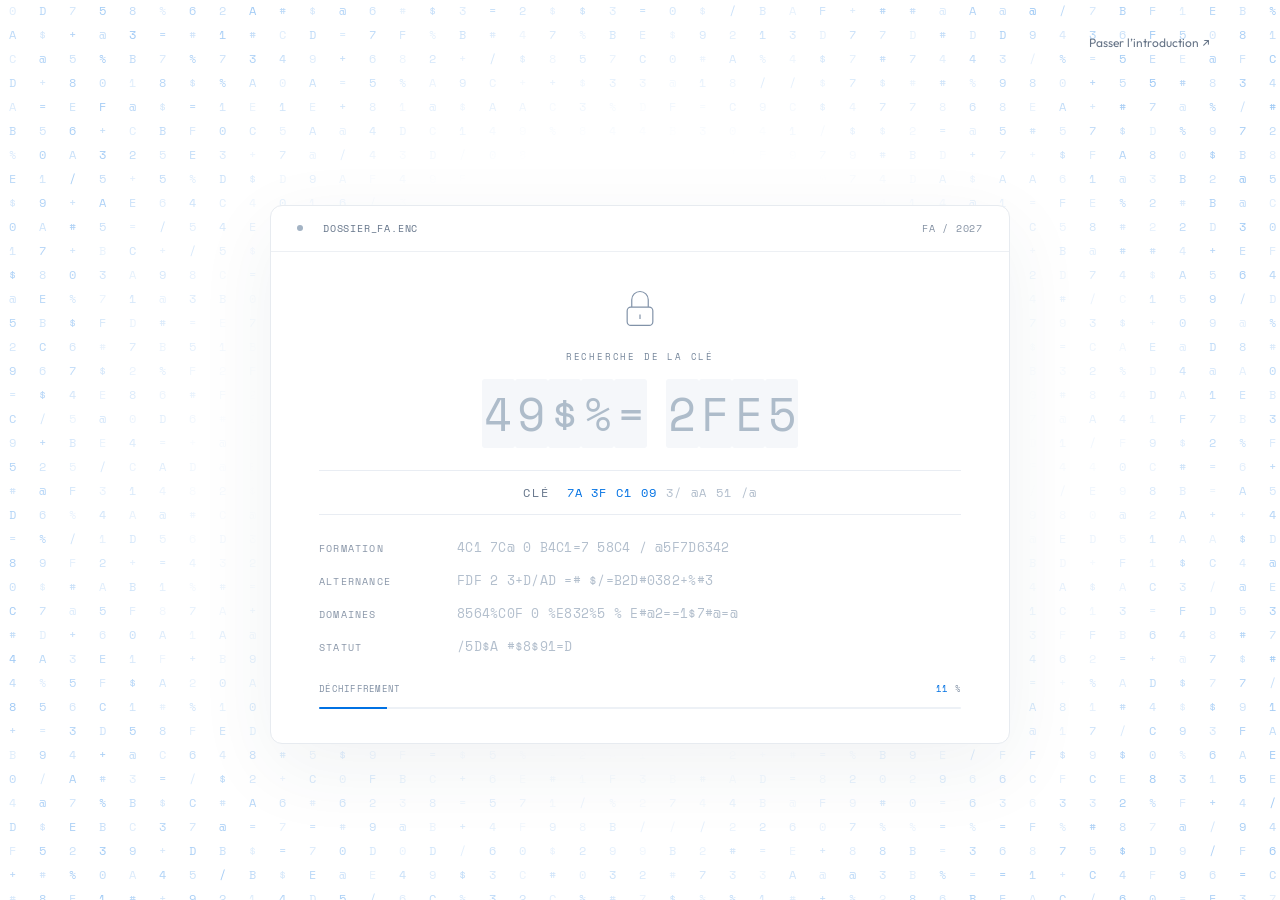
<file: index.html>
<!doctype html>
<html lang="fr">
<head>
<meta charset="UTF-8"><meta name="viewport" content="width=device-width,initial-scale=1">
<meta name="description" content="Portfolio de Farès Aref, apprenti administrateur systèmes et réseaux. BTS SIO SISR, alternance à la DSI de Mantes-la-Ville, projets et preuves E5.">
<meta name="theme-color" content="#ffffff"><title>Farès Aref — Systèmes, réseaux & cybersécurité</title>
<script>try{if(localStorage.getItem('fa-theme')==='dark')document.documentElement.dataset.theme='dark';if(localStorage.getItem('fa-motion')==='reduced')document.documentElement.classList.add('reduce-motion');}catch(e){}</script>
<link rel="icon" href="assets/favicon.svg" type="image/svg+xml"><link rel="stylesheet" href="assets/fonts.css">
<link rel="stylesheet" href="white.css?v=18"><link rel="stylesheet" href="wow.css?v=5"><link rel="stylesheet" href="settings.css?v=4"><link rel="stylesheet" href="plans.css?v=1"><link rel="stylesheet" href="intro.css?v=1"><script defer src="assets/three.min.js"></script><script defer src="assets/gsap.min.js"></script><script defer src="assets/ScrollTrigger.min.js"></script><script defer src="assets/earth-texture.js"></script><script defer src="app.js?v=18"></script><script defer src="premium.js?v=12"></script><script defer src="plans.js?v=1"></script><script defer src="rubric-art.js?v=2"></script><script defer src="experience.js?v=18"></script><script defer src="wow.js?v=7"></script><script defer src="settings.js?v=2"></script>
</head>
<body class="experience premium white-edition">
<div id="boot-screen" role="dialog" aria-modal="true" aria-labelledby="boot-title"><canvas id="boot-rain" aria-hidden="true"></canvas><button id="skip-intro">Passer l’introduction ↗</button><div class="boot-terminal"><div class="boot-topbar"><span class="cipher-dot"></span><span>DOSSIER_FA.ENC</span><span class="cipher-ref">FA / 2027</span></div><div class="boot-body"><div class="cipher-seal" aria-hidden="true"><svg viewBox="0 0 48 48" fill="none"><path class="cipher-shackle" d="M15 23v-8a9 9 0 0 1 18 0v8"/><rect x="10" y="23" width="28" height="20" rx="4"/><path d="M24 31v5"/></svg></div><p id="cipher-status" aria-hidden="true">FICHIER CHIFFRÉ</p><h1 id="boot-title" aria-label="Farès Aref, ouverture du portfolio"><span id="cipher-name" aria-hidden="true">0F/A# 01EF</span></h1><div class="decrypt-key" aria-hidden="true"><span>CLÉ</span><span id="cipher-key"></span></div><dl class="decrypt-rows" aria-hidden="true"><div><dt>FORMATION</dt><dd data-decrypt="BTS SIO · OPTION SISR · 2025—2027"></dd></div><div><dt>ALTERNANCE</dt><dd data-decrypt="DSI · MAIRIE DE MANTES-LA-VILLE"></dd></div><div><dt>DOMAINES</dt><dd data-decrypt="SYSTÈMES · RÉSEAUX · CYBERSÉCURITÉ"></dd></div><div><dt>STATUT</dt><dd class="decrypt-status" data-decrypt="ACCÈS AUTORISÉ"></dd></div></dl><div class="boot-bottom" aria-hidden="true"><span>DÉCHIFFREMENT</span><span><b id="boot-percent">00</b> %</span></div><div class="boot-meter" aria-hidden="true"><span></span></div></div></div></div>
<div id="experience-shell" inert>
<a class="skip" href="#profil">Aller au contenu</a><div class="scroll-progress" aria-hidden="true"></div>
<header class="header"><a class="brand" href="#accueil" aria-label="Farès Aref, accueil"><span class="brand-mark">fa<span>.</span></span><span>Farès Aref<span class="brand-sub">Systèmes & réseaux</span></span></a><button class="menu-toggle" aria-expanded="false" aria-controls="navigation">Menu <span>＋</span></button><nav id="navigation" aria-label="Navigation principale"><a href="#accueil" data-route="accueil"><span class="nav-number">00</span>Accueil<span class="nav-indicator">↗</span></a><a href="#profil" data-route="profil"><span class="nav-number">01</span>Profil<span class="nav-indicator">↗</span></a><a href="#entreprise" data-route="entreprise"><span class="nav-number">02</span>Entreprise<span class="nav-indicator">↗</span></a><a href="#missions" data-route="missions"><span class="nav-number">03</span>Missions<span class="nav-indicator">↗</span></a><a href="#projets" data-route="projets"><span class="nav-number">04</span>Projets<span class="nav-indicator">↗</span></a><a href="#competences" data-route="competences"><span class="nav-number">05</span>Compétences<span class="nav-indicator">↗</span></a><a href="#veille" data-route="veille"><span class="nav-number">06</span>Veille<span class="nav-indicator">↗</span></a><a href="#bilan" data-route="bilan"><span class="nav-number">07</span>Bilan<span class="nav-indicator">↗</span></a><a href="#contact" data-route="contact"><span class="nav-number">08</span>Contact<span class="nav-indicator">↗</span></a><a href="#epreuve" data-route="epreuve"><span class="nav-number">09</span>Tableau de synthèse<span class="nav-indicator">↗</span></a><div class="nav-system"><span class="status-dot"></span> PORTFOLIO CONNECTÉ<small>H3 CAMPUS / 2025—2027</small></div></nav><div class="settings" id="settings"><button class="settings-toggle" id="settings-toggle" aria-expanded="false" aria-controls="settings-panel" title="Réglages"><svg viewBox="0 0 24 24" width="17" height="17" fill="none" stroke="currentColor" stroke-width="1.6" stroke-linecap="round" stroke-linejoin="round" aria-hidden="true"><path d="M4 7h9M17 7h3M4 12h3M11 12h9M4 17h11M19 17h1"/><circle cx="15" cy="7" r="2"/><circle cx="9" cy="12" r="2"/><circle cx="17" cy="17" r="2"/></svg><span>Réglages</span></button><div class="settings-panel" id="settings-panel" hidden><p class="settings-title">RÉGLAGES</p><button class="settings-row" id="setting-theme" role="switch" aria-checked="false"><span class="settings-text"><strong>Thème sombre</strong><small>Interface foncée, moins éblouissante en salle.</small></span><span class="settings-switch" aria-hidden="true"></span></button><button class="settings-row" id="setting-motion" role="switch" aria-checked="false"><span class="settings-text"><strong>Réduire les animations</strong><small>Changements de rubrique instantanés, effets coupés.</small></span><span class="settings-switch" aria-hidden="true"></span></button><button class="settings-row" id="setting-oral"><span class="settings-text"><strong>Mode oral</strong><small>Plein écran, pilotage au clavier, projets dans l’ordre.</small></span><span class="settings-go" aria-hidden="true">Lancer ›</span></button><p class="settings-keys"><kbd>←</kbd><kbd>→</kbd> naviguer · <kbd>1</kbd>–<kbd>0</kbd> rubrique · <kbd>Échap</kbd> quitter</p></div></div><div class="header-status"><span class="status-dot"></span> BTS SIO SISR <span class="header-separator">/</span> <span id="header-page">ACCUEIL</span></div></header>
<main id="page-stage" aria-label="Pages du portfolio">
<section id="accueil" class="hero route-page" tabindex="-1">
<div class="hero-grid" aria-hidden="true"></div><div id="globe-scene" aria-hidden="true"><div class="globe-fallback"></div></div>
<div class="orbit-label" aria-hidden="true"><span class="status-dot"></span> Systèmes. Réseaux. Sécurité. <span class="orbit-line"></span></div>
<div class="hero-content"><p class="eyebrow"><span class="status-dot"></span> BTS SIO · SISR · 2025—2027</p><h1>Farès <span>Aref.</span></h1><p class="hero-role">L’infrastructure.<br><span>En toute confiance.</span></p><p class="hero-description">Apprenti administrateur systèmes et réseaux.<br>La technique au service de ceux qui l’utilisent.</p><div class="hero-actions"><a class="button primary" href="#profil">Découvrir mon parcours <span>›</span></a><a class="button secondary" href="CV%20AREF%20Farès%20.pdf" download>Télécharger mon CV <span>↓</span></a></div></div>
<div class="hero-bottom"><a href="#profil"> OUVRIR MON PROFIL <span>↓</span></a><span>ÎLE-DE-FRANCE, FR <span class="small-cross">+</span></span></div>
</section>

<section id="profil" class="section wrap route-page" tabindex="-1" hidden>
<div class="section-heading reveal"><p class="eyebrow">LE PROFIL</p><h2>La technique comme passion.<br><span>Le terrain comme école.</span></h2></div>
<div class="profile-bento">
<div class="profile-card profile-intro reveal">
 <div class="identity"><span class="identity-symbol">FA</span><div><strong>Farès Aref</strong><span>Apprenti administrateur systèmes et réseaux</span><span>H3 Campus · Poissy</span></div><span class="profile-status"><i></i>En alternance</span></div>
 <div class="profile-copy"><p class="large-copy">Je suis Farès Aref, 18 ans, étudiant en BTS SIO option SISR à H3 Campus, Poissy.</p><p>En alternance à la DSI de la Mairie de Mantes-la-Ville, je participe au fonctionnement quotidien des systèmes, des réseaux et des postes de travail. Mon fil conducteur : comprendre, résoudre et rendre les services numériques plus fiables.</p></div>
</div>
<div class="profile-card profile-path reveal"><p class="profile-label">Parcours</p>
<div class="timeline"><article><span>2022 — 2025</span><h3>Lycée Vincent Van Gogh</h3><p>Aubergenville · Enseignement général</p></article><article><span>2025</span><h3>Baccalauréat général</h3><p>Mention assez bien · NSI & SES<br>Option chinois LV3</p></article><article class="current"><span>2025 — 2027 / EN COURS</span><h3>BTS SIO · SISR</h3><p>H3 Campus, Poissy · Solutions d’infrastructure, systèmes et réseaux. Alternance à la DSI de Mantes-la-Ville.</p></article><article class="goal"><span>2027 — 2028 / OBJECTIF</span><h3>Spécialisation en sécurité informatique</h3><p>Poursuivre vers l’administration et la sécurité des systèmes et des réseaux.</p></article></div></div>
<div class="profile-card profile-soft reveal"><p class="profile-label">Savoir-être</p><div class="tags"><span>Esprit d’équipe</span><span>Organisation</span><span>Résolution de problèmes</span><span>Communication</span><span>Gestion du temps et du stress</span></div></div>
<div class="profile-card profile-facts reveal"><div><p class="profile-label">Certifications</p><ul><li>PIX</li><li>SecNumacadémie ANSSI</li></ul></div><div><p class="profile-label">Langues</p><ul><li>Français</li><li>Anglais</li></ul></div></div>
</div>
</section>
<section id="entreprise" class="section company route-page" tabindex="-1" hidden>
<div class="company-heading"><div><p class="eyebrow">MON ALTERNANCE / DSI</p><h2>Au cœur de la ville.<br><span>Au service de ses habitants.</span></h2></div><span class="location-chip">MANTES-LA-VILLE · 78</span></div>
<div class="company-layout">
<div class="destination">
 <div class="travel-stage" id="travel-stage">
  <img class="mairie-photo" src="assets/mairie-mantes-la-ville.jpg" alt="Façade de la mairie de Mantes-la-Ville, photographiée par Spedona en mars 2006" width="1600" height="1200">
  <div class="pl-sky"></div>
  <canvas id="plans-map" role="img" aria-label="Itinéraire animé de H3 Campus, à Poissy, jusqu’à la mairie de Mantes-la-Ville par l’A13"></canvas>
  <div class="pl-labels" aria-hidden="true"></div>
  <div class="travel-vignette"></div>
  <div class="pl-ui" aria-hidden="true">
   <div class="pl-head"><div class="pl-banner"><svg class="pl-icon" viewBox="0 0 24 24"><path d=""/></svg><div><strong class="pl-dist"></strong><span class="pl-text"></span><span class="pl-lanes" hidden><svg viewBox="0 0 24 24"><path d="M12 20V5M7 10l5-5 5 5"/></svg><svg viewBox="0 0 24 24"><path d="M12 20V5M7 10l5-5 5 5"/></svg><svg viewBox="0 0 24 24" class=on><path d="M9 20v-7.5c0-2.5 1.3-4.4 3.6-5.6L16 5M12 4.5h4.5V9"/></svg></span></div></div><div class="pl-then" hidden><svg viewBox="0 0 24 24"><path d=""/></svg><span></span></div></div>
   <div class="pl-card pl-place"><div class="pl-info"><strong>Mairie de Mantes-la-Ville</strong><span>Hôtel de ville · Mantes-la-Ville</span><small>Place de la Mairie, 78711 Mantes-la-Ville</small></div><span class="pl-go">Itinéraire</span></div>
   <div class="pl-card pl-route"><div class="pl-info"><strong id="pl-route-time">27 min</strong><span id="pl-route-km">Via A13 · itinéraire le plus rapide</span><small id="pl-route-arrival"></small></div><span class="pl-go">Y aller</span></div>
   <div class="pl-card pl-nav"><div class="pl-stats"><div><strong id="pl-eta">—</strong><small>arrivée</small></div><div><strong id="pl-min">27</strong><small>min</small></div><div><strong id="pl-km">26</strong><small>km</small></div></div><span class="pl-end">Fin</span></div>
   <div class="pl-card pl-arrive"><div class="pl-info"><strong>Vous êtes arrivé</strong><span>Mairie de Mantes-la-Ville</span><small>Place de la Mairie, 78711 Mantes-la-Ville</small></div><span class="pl-end">Fin</span></div>
   <div class="pl-speed"><strong id="pl-speed">0</strong><small>km/h</small></div>
   <div class="pl-compass"><i>N</i></div>
  </div>
  <div class="travel-top"><span id="travel-region">MANTES-LA-VILLE</span><button id="travel-skip" hidden>Voir la mairie ↗</button></div>
  <div class="destination-title"><span>MON TERRAIN D’APPRENTISSAGE</span><h3>Mantes-la-Ville.</h3><p>Direction des Services d’Information</p></div>
  <button id="travel-replay" aria-label="Rejouer l’itinéraire vers Mantes-la-Ville">↻ Rejouer l’itinéraire</button>
 </div>
 <div class="travel-stops" aria-label="Étapes de l’itinéraire"><button data-stop="0">H3 Campus</button><span>›</span><button data-stop="1">A13</button><span>›</span><button data-stop="2">Sortie Mantes</button><span>›</span><button data-stop="3">Mairie</button></div>
 <p class="photo-credit">Photo : <a href="https://commons.wikimedia.org/wiki/File:Mantes-la-Ville_mairie01.jpg" target="_blank" rel="noopener">Spedona, mars 2006</a> · <a href="https://creativecommons.org/licenses/by-sa/3.0/" target="_blank" rel="noopener">CC BY-SA 3.0</a> · Image recadrée. Plan illustratif.</p>
</div>
<div class="company-story"><p class="eyebrow">UNE INFRASTRUCTURE UTILE</p><h3>La technologie au service<br>du quotidien.</h3><p>La mairie accompagne environ <strong>20 000 habitants</strong> : administration locale, services sociaux, urbanisme et équipements municipaux.</p><p>Au sein de la DSI, je participe à la gestion des postes, des serveurs, des réseaux, de la téléphonie et des applications métiers, afin de contribuer à la continuité des services numériques.</p><div class="company-metrics"><div><strong>~300</strong><span>postes gérés</span></div><div><strong>~400</strong><span>agents</span></div><div><strong>15+</strong><span>sites connectés</span></div><div><strong>5j/7</strong><span>services critiques</span></div></div><a class="button primary" href="#missions">Découvrir mes missions <span>↗</span></a></div>
</div><div class="company-chain"><span>Mairie de Mantes-la-Ville</span><b>→</b><span>Direction des Services d’Information</span><b>→</b><span>Apprenti systèmes & réseaux</span></div>
</section>
<section id="missions" class="section wrap route-page" tabindex="-1" hidden><div class="section-heading reveal"><p class="eyebrow">LE QUOTIDIEN À LA DSI</p><h2>Des besoins concrets.<br><span>Des réponses techniques.</span></h2></div><div class="missions-grid">
<article class="mission reveal"><span class="line-icon">⌘</span><h3>Support utilisateurs</h3><p>Assistance téléphonique et sur site. Diagnostic et résolution des incidents de niveau 1 et 2 pour les agents municipaux.</p><span class="mission-tag">ASSISTANCE / GLPI</span></article>
<article class="mission reveal"><span class="line-icon">▤</span><h3>Gestion du parc</h3><p>Installation, configuration et maintenance des postes Windows 10/11. Inventaire et suivi des déploiements.</p><span class="mission-tag">WINDOWS / ATERA</span></article>
<article class="mission reveal"><span class="line-icon">⌁</span><h3>Administration réseau</h3><p>Gestion d’Active Directory : création des comptes, attribution des droits d’accès et diagnostics de connectivité.</p><span class="mission-tag">ACTIVE DIRECTORY / TCP/IP</span></article>
<article class="mission reveal"><span class="line-icon">⌑</span><h3>Périphériques</h3><p>Installation et dépannage des imprimantes, des scanners et des équipements de téléphonie IP sur les différents sites.</p><span class="mission-tag">MATÉRIEL / TÉLÉPHONIE</span></article>
<article class="mission reveal"><span class="line-icon">⛨</span><h3>Sécurité & sauvegardes</h3><p>Sensibilisation des agents, mises à jour de l’antivirus, gestion et contrôle des sauvegardes, notamment sur bandes LTO avec Veeam.</p><span class="mission-tag">SOPHOS / VEEAM</span></article>
<article class="mission reveal"><span class="line-icon">≡</span><h3>Documentation</h3><p>Rédaction de procédures techniques et traçabilité des interventions pour faciliter le travail de l’équipe.</p><span class="mission-tag">PROCÉDURES / TICKETING</span></article>
</div></section>
<section id="projets" class="section projects route-page" tabindex="-1" hidden><div class="wrap"><div class="heading-row reveal"><div><p class="eyebrow">RÉALISATIONS PROFESSIONNELLES</p><h2>Du besoin<br><span>à la solution.</span></h2></div><p>Quatre projets en environnement réel.<br>Les objectifs, la démarche et les preuves.</p></div><div class="filters" role="group" aria-label="Filtrer les projets"><button class="active" data-filter="all" aria-pressed="true">Tous les projets <small>04</small></button><button data-filter="support" aria-pressed="false">Support</button><button data-filter="infrastructure" aria-pressed="false">Infrastructure</button><button data-filter="security" aria-pressed="false">Cybersécurité</button></div><div id="project-list"></div></div></section>
<section id="competences" class="section wrap route-page" tabindex="-1" hidden><div class="section-heading reveal"><p class="eyebrow">MON ENVIRONNEMENT TECHNIQUE</p><h2>Des compétences<br><span>qui se connectent.</span></h2></div><div class="skills-layout skills-board"><div class="skill-list" role="group" aria-label="Domaines de compétences">
<button class="skill-node active" data-skill="system" aria-pressed="true"><span class="skill-ico"><svg viewBox="0 0 24 24"><rect x="4" y="4" width="16" height="6" rx="1.5"/><rect x="4" y="14" width="16" height="6" rx="1.5"/><path d="M8 7h.01M8 17h.01"/></svg></span><span class="skill-name">Systèmes</span><span class="skill-bar"><i style="--v:85%"></i></span><span class="skill-value">85 %</span></button>
<button class="skill-node" data-skill="network" aria-pressed="false"><span class="skill-ico"><svg viewBox="0 0 24 24"><circle cx="12" cy="5" r="2"/><circle cx="5" cy="19" r="2"/><circle cx="19" cy="19" r="2"/><path d="M12 7v5M12 12l-6 5.5M12 12l6 5.5"/></svg></span><span class="skill-name">Réseaux</span><span class="skill-bar"><i style="--v:75%"></i></span><span class="skill-value">75 %</span></button>
<button class="skill-node" data-skill="script" aria-pressed="false"><span class="skill-ico"><svg viewBox="0 0 24 24"><path d="M8 8l-4 4 4 4M16 8l4 4-4 4M13.5 6l-3 12"/></svg></span><span class="skill-name">Scripting</span><span class="skill-bar"><i style="--v:80%"></i></span><span class="skill-value">80 %</span></button>
<button class="skill-node" data-skill="security" aria-pressed="false"><span class="skill-ico"><svg viewBox="0 0 24 24"><path d="M12 3l7 3v5c0 4.5-3 8-7 10-4-2-7-5.5-7-10V6z"/><path d="M9 12l2 2 4-4"/></svg></span><span class="skill-name">Cybersécurité</span><span class="skill-bar"><i style="--v:70%"></i></span><span class="skill-value">70 %</span></button>
<button class="skill-node" data-skill="virtual" aria-pressed="false"><span class="skill-ico"><svg viewBox="0 0 24 24"><rect x="8" y="8" width="12" height="12" rx="2"/><path d="M4 16V6a2 2 0 0 1 2-2h10"/></svg></span><span class="skill-name">Virtualisation</span><span class="skill-bar"><i style="--v:70%"></i></span><span class="skill-value">70 %</span></button>
<button class="skill-node is-horizon" data-skill="cloud" aria-pressed="false"><span class="skill-ico"><svg viewBox="0 0 24 24"><path d="M7 18h10a4 4 0 0 0 .6-7.95A6 6 0 0 0 6.2 11 3.5 3.5 0 0 0 7 18z"/></svg></span><span class="skill-name">Cloud</span><span class="skill-bar"></span><span class="skill-value">À explorer</span></button>
</div><div class="skill-detail" aria-live="polite" id="skill-detail"></div></div><p class="small">Niveaux de maîtrise auto-évalués.</p>
</section>

<section id="veille" class="section watch route-page" tabindex="-1" hidden><div class="wrap"><div class="heading-row reveal"><div><p class="eyebrow">VEILLE TECHNOLOGIQUE</p><h2>Un clic suffit.<br><span>Autant le reconnaître.</span></h2></div><span class="watch-status"><span class="status-dot"></span> VEILLE · PHISHING</span></div><div class="watch-layout"><div class="watch-sidebar"><p class="eyebrow">MA DÉMARCHE</p><button class="active" data-watch="ransomware" aria-pressed="true">Sujet ciblé <span>↗</span></button><button data-watch="phishing" aria-pressed="false">Technologies <span>↗</span></button><button data-watch="defense" aria-pressed="false">Outils de veille <span>↗</span></button><div class="radar" aria-hidden="true"><span></span><i></i><b class="radar-blip b2"></b><b class="radar-blip b3"></b></div><p class="radar-caption">VEILLE & ANALYSE</p></div><article id="watch-detail" aria-live="polite"></article></div><div class="sources"><span>SOURCES PRIMAIRES</span><a href="https://cert.cyber.gouv.fr/flux-rss" target="_blank" rel="noopener">CERT-FR · flux RSS ↗</a><a href="https://www.cybermalveillance.gouv.fr/tous-nos-contenus/fiches-reflexes/hameconnage-phishing" target="_blank" rel="noopener">Cybermalveillance · hameçonnage ↗</a><a href="https://messervices.cyber.gouv.fr/guides/recommandations-relatives-lauthentification-multifacteur-et-aux-mots-de-passe" target="_blank" rel="noopener">ANSSI · authentification multifacteur ↗</a></div></div></section>
<section id="bilan" class="section wrap route-page" tabindex="-1" hidden><p class="eyebrow reveal">BILAN & PERSPECTIVES</p><h2 class="reveal">Apprendre chaque jour.<br><span>Aller plus loin.</span></h2><div class="bilan-grid"><article class="reveal"><h3>Ce que le terrain m’apporte</h3><p>L’intégration dans une équipe informatique, la diversité des technologies, une progression vers davantage de responsabilités et un contact direct avec les utilisateurs.</p></article><article class="reveal"><h3>Ce que je veux approfondir</h3><p>Les architectures réseau avancées, les VLAN et le routage, l’administration Linux, l’écriture de scripts plus complets et la virtualisation.</p></article></div></section>
<section id="contact" class="section contact route-page" tabindex="-1" hidden><div class="wrap contact-grid"><div><p class="eyebrow">ET SI ON ÉCHANGEAIT ?</p><h2>La suite commence<br><span>par un contact.</span></h2><a class="email-link" href="mailto:faresaref@gmail.com">faresaref@gmail.com ↗</a><div class="contact-links"><a href="https://www.linkedin.com/in/farès-a-822a40347" target="_blank" rel="noopener">LinkedIn ↗</a><a href="CV%20AREF%20Farès%20.pdf" download>Mon CV ↓</a><a href="tbsynthèse.pdf" target="_blank" rel="noopener">Tableau de synthèse ↗</a></div><p class="small">Île-de-France · Français / Anglais</p><div class="contact-qr"><button type="button" class="qr-tile" id="qr-open" aria-label="Agrandir le QR code de mes coordonnées"><svg aria-hidden="true" shape-rendering="crispEdges" viewBox="0 0 53 53" class="segno"><path class="qrline" stroke="#111318" d="M0 0.5h7m2 0h1m6 0h1m1 0h2m2 0h1m1 0h1m2 0h5m3 0h6m1 0h1m3 0h7m-53 1h1m5 0h1m1 0h2m1 0h1m1 0h1m1 0h3m2 0h2m1 0h2m1 0h1m2 0h2m1 0h1m1 0h1m1 0h1m2 0h1m1 0h3m2 0h1m5 0h1m-53 1h1m1 0h3m1 0h1m2 0h1m2 0h2m2 0h8m3 0h1m1 0h1m2 0h1m1 0h1m2 0h4m2 0h1m2 0h1m1 0h3m1 0h1m-53 1h1m1 0h3m1 0h1m1 0h1m4 0h1m2 0h3m1 0h1m2 0h1m2 0h1m4 0h1m2 0h1m1 0h2m3 0h2m1 0h1m1 0h1m1 0h3m1 0h1m-53 1h1m1 0h3m1 0h1m6 0h2m4 0h1m1 0h8m1 0h2m1 0h1m6 0h3m3 0h1m1 0h3m1 0h1m-53 1h1m5 0h1m1 0h1m1 0h2m5 0h2m2 0h2m1 0h1m3 0h1m3 0h3m5 0h3m3 0h1m5 0h1m-53 1h7m1 0h1m1 0h1m1 0h1m1 0h1m1 0h1m1 0h1m1 0h1m1 0h1m1 0h1m1 0h1m1 0h1m1 0h1m1 0h1m1 0h1m1 0h1m1 0h1m1 0h1m1 0h1m1 0h1m1 0h7m-44 1h5m1 0h1m2 0h1m1 0h2m2 0h1m3 0h3m2 0h1m6 0h1m1 0h1m-43 1h5m1 0h6m6 0h1m2 0h1m2 0h5m1 0h2m1 0h6m3 0h4m1 0h1m1 0h1m1 0h1m-45 1h2m1 0h4m1 0h1m1 0h1m1 0h1m2 0h3m1 0h1m1 0h3m3 0h1m3 0h1m3 0h1m6 0h1m1 0h1m-50 1h1m1 0h1m1 0h2m1 0h1m1 0h2m1 0h1m2 0h3m1 0h1m3 0h1m4 0h2m1 0h1m1 0h2m1 0h2m2 0h1m1 0h2m1 0h2m-46 1h1m1 0h1m2 0h4m3 0h1m1 0h3m4 0h1m4 0h1m2 0h1m1 0h2m1 0h4m1 0h3m1 0h1m1 0h2m-48 1h1m3 0h2m2 0h1m1 0h1m2 0h4m1 0h1m2 0h2m1 0h2m3 0h1m2 0h1m1 0h2m6 0h6m1 0h2m-52 1h1m7 0h1m2 0h1m4 0h1m2 0h1m1 0h1m1 0h2m2 0h3m4 0h1m4 0h4m5 0h2m-51 1h7m1 0h7m4 0h3m1 0h1m1 0h1m5 0h1m2 0h1m1 0h1m2 0h1m3 0h3m2 0h1m1 0h1m-50 1h4m2 0h3m2 0h1m1 0h1m6 0h5m1 0h3m1 0h1m1 0h1m2 0h1m1 0h4m5 0h2m3 0h1m-53 1h1m1 0h1m1 0h1m1 0h6m1 0h3m1 0h2m2 0h1m1 0h1m4 0h1m1 0h2m2 0h3m4 0h2m1 0h1m2 0h6m-50 1h2m5 0h1m1 0h1m3 0h4m2 0h1m1 0h1m2 0h4m1 0h3m2 0h1m1 0h2m1 0h1m7 0h2m-52 1h2m2 0h7m1 0h5m1 0h1m1 0h1m9 0h1m1 0h3m2 0h2m3 0h3m4 0h1m-50 1h1m1 0h2m4 0h6m2 0h2m2 0h2m1 0h3m1 0h2m1 0h1m1 0h1m2 0h1m2 0h5m4 0h3m2 0h1m-53 1h2m2 0h1m1 0h2m3 0h2m2 0h2m1 0h1m4 0h2m1 0h1m2 0h1m1 0h1m2 0h3m1 0h1m2 0h4m2 0h3m-48 1h3m2 0h1m2 0h3m6 0h5m3 0h5m4 0h2m1 0h5m3 0h2m1 0h1m1 0h1m-53 1h1m2 0h6m3 0h1m3 0h3m2 0h1m1 0h1m1 0h2m4 0h1m2 0h1m1 0h2m2 0h1m2 0h1m3 0h2m1 0h2m-52 1h2m6 0h6m1 0h1m3 0h1m1 0h4m4 0h2m2 0h3m3 0h1m3 0h1m1 0h1m2 0h2m1 0h1m-50 1h8m1 0h1m3 0h1m1 0h2m4 0h8m2 0h1m2 0h3m4 0h7m2 0h1m-53 1h1m3 0h1m3 0h1m3 0h2m1 0h1m2 0h1m2 0h2m1 0h1m3 0h1m1 0h2m8 0h5m3 0h1m2 0h1m-48 1h1m1 0h1m1 0h2m4 0h2m2 0h2m4 0h1m1 0h1m1 0h2m1 0h2m1 0h2m1 0h4m1 0h1m1 0h1m1 0h1m1 0h1m-48 1h1m2 0h1m3 0h1m2 0h1m2 0h2m2 0h3m2 0h2m3 0h2m2 0h1m2 0h1m1 0h1m1 0h4m1 0h1m3 0h2m-47 1h6m1 0h4m2 0h5m3 0h6m1 0h1m2 0h4m1 0h1m4 0h5m-47 1h1m1 0h2m3 0h2m8 0h1m2 0h5m2 0h4m3 0h2m1 0h1m1 0h3m1 0h2m1 0h2m1 0h1m-51 1h1m1 0h5m1 0h1m1 0h4m3 0h4m5 0h2m3 0h1m1 0h4m2 0h1m1 0h2m3 0h2m1 0h1m-51 1h2m2 0h2m2 0h4m2 0h4m5 0h3m7 0h1m2 0h1m1 0h1m1 0h2m1 0h2m2 0h1m1 0h1m-50 1h1m1 0h2m2 0h1m1 0h1m1 0h2m1 0h3m1 0h2m2 0h1m2 0h2m2 0h1m5 0h6m8 0h1m2 0h2m-50 1h1m1 0h1m2 0h1m1 0h2m3 0h1m2 0h1m3 0h2m2 0h1m1 0h3m1 0h2m5 0h2m1 0h2m1 0h1m1 0h3m1 0h1m-52 1h1m2 0h1m2 0h1m2 0h5m1 0h6m3 0h1m2 0h2m1 0h2m1 0h6m2 0h1m2 0h2m2 0h2m-49 1h5m1 0h4m2 0h1m1 0h5m3 0h1m1 0h2m2 0h1m2 0h1m2 0h1m3 0h2m1 0h2m2 0h3m2 0h2m-53 1h1m1 0h1m3 0h3m1 0h1m1 0h2m1 0h6m2 0h1m3 0h5m2 0h3m1 0h1m3 0h1m2 0h1m2 0h4m-51 1h3m1 0h1m1 0h3m1 0h2m2 0h3m1 0h1m2 0h2m2 0h2m2 0h1m1 0h2m2 0h2m3 0h4m1 0h1m1 0h1m2 0h1m-52 1h1m2 0h1m1 0h7m4 0h1m1 0h2m4 0h2m1 0h2m2 0h6m2 0h2m2 0h2m3 0h3m-50 1h3m8 0h2m1 0h1m1 0h2m1 0h2m2 0h1m2 0h1m2 0h1m1 0h2m2 0h1m1 0h3m2 0h3m1 0h3m-50 1h2m1 0h2m1 0h7m2 0h1m1 0h5m1 0h3m1 0h5m1 0h1m1 0h4m5 0h5m2 0h1m-51 1h3m1 0h1m2 0h1m1 0h1m1 0h2m1 0h1m1 0h2m3 0h2m2 0h1m1 0h4m9 0h2m2 0h7m-52 1h2m1 0h5m4 0h3m2 0h2m2 0h1m3 0h1m2 0h2m1 0h1m1 0h1m3 0h2m3 0h1m6 0h1m-49 1h2m4 0h2m2 0h1m1 0h2m1 0h1m1 0h2m1 0h2m1 0h2m3 0h1m2 0h1m1 0h2m1 0h6m1 0h4m1 0h1m-47 1h1m2 0h1m1 0h1m3 0h4m2 0h4m1 0h7m1 0h1m1 0h4m4 0h1m2 0h5m3 0h1m-45 1h1m2 0h1m1 0h1m2 0h1m2 0h1m1 0h4m3 0h4m4 0h1m4 0h4m3 0h1m2 0h1m-52 1h7m1 0h2m2 0h5m1 0h4m1 0h2m1 0h1m1 0h1m3 0h3m2 0h3m3 0h2m1 0h1m1 0h2m-50 1h1m5 0h1m2 0h4m2 0h1m5 0h1m2 0h1m3 0h1m1 0h1m1 0h2m2 0h1m1 0h3m1 0h3m3 0h2m-50 1h1m1 0h3m1 0h1m1 0h2m1 0h1m2 0h2m1 0h5m2 0h5m1 0h2m4 0h3m2 0h9m2 0h1m-53 1h1m1 0h3m1 0h1m1 0h2m1 0h2m1 0h2m2 0h1m3 0h4m1 0h1m1 0h2m1 0h1m2 0h2m2 0h4m1 0h3m1 0h1m1 0h1m-51 1h1m1 0h3m1 0h1m1 0h2m3 0h1m1 0h1m2 0h4m2 0h1m2 0h1m1 0h1m4 0h2m3 0h1m1 0h1m1 0h1m3 0h3m2 0h1m-53 1h1m5 0h1m1 0h1m1 0h1m1 0h2m4 0h1m2 0h1m3 0h4m3 0h1m1 0h1m3 0h4m2 0h1m4 0h1m1 0h1m-52 1h7m1 0h3m5 0h5m2 0h3m3 0h3m1 0h1m1 0h2m1 0h1m2 0h3m1 0h1m2 0h1"/></svg></button><div class="contact-qr-text"><strong>Mes coordonnées en un scan</strong><p>Mon nom, mon e-mail et mon profil LinkedIn s’ajoutent à vos contacts.</p><a href="assets/fares-aref.vcf" download>Enregistrer la fiche contact ↓</a></div></div></div><form id="contact-form"><label for="name">Votre nom</label><input id="name" name="name" autocomplete="name" placeholder="Prénom et nom" required maxlength="100"><label for="email">Votre adresse e-mail</label><input id="email" name="email" type="email" autocomplete="email" placeholder="vous@exemple.fr" required><label for="message">Votre message</label><textarea id="message" name="message" rows="4" placeholder="Votre message…" required maxlength="5000"></textarea><button class="button primary" type="submit">Préparer mon e-mail <span>↗</span></button><p class="small" id="form-status" role="status">Ce formulaire prépare un e-mail dans votre messagerie.</p></form></div></section>
<section id="epreuve" class="section wrap route-page" tabindex="-1" hidden><div class="synthesis-cover"><p class="eyebrow">BTS SIO · SISR · SESSION 2027</p><h2>Tableau de<br><span>synthèse.</span></h2><p class="synthesis-description">Mes réalisations professionnelles et les compétences mobilisées, réunies dans un document.</p><button class="button primary" id="open-synthesis">Consulter le tableau <span>↗</span></button><p class="synthesis-caption">DOCUMENT PDF · ÉPREUVE E5</p></div></section></main><div class="page-controls"><button id="previous-page" aria-label="Page précédente"><span class="wow-arrow" aria-hidden="true">←</span><span>Précédent</span></button><div class="page-position"><span id="page-current">01</span><span class="page-position-line"></span><span>10</span><span id="page-label">Accueil</span></div><button id="next-page" aria-label="Page suivante"><span>Profil</span><span class="wow-arrow" aria-hidden="true">→</span></button></div><div id="oral-bar" hidden><span class="oral-left"><b>MODE ORAL</b><span id="oral-step">01 / 14</span><span id="oral-label">Accueil</span></span><span class="oral-keys"><kbd>←</kbd><kbd>→</kbd> naviguer<i>·</i><kbd>Échap</kbd> quitter</span><span class="oral-right"><button id="oral-timer" title="Chronomètre — cliquer pour remettre à zéro" aria-label="Chronomètre, cliquer pour remettre à zéro">00:00</button><button id="oral-exit">Quitter ×</button></span></div><footer class="footer"><span>© 2026 FARÈS AREF</span><div><button id="replay-intro">Rejouer l’introduction</button></div><span>ÎLE-DE-FRANCE, FR</span></footer>
</div><div id="page-transition" aria-hidden="true"><span></span><span></span><span></span><div id="transition-name">PROFIL</div></div><dialog id="project-dialog" aria-labelledby="dialog-title"><button class="dialog-close" aria-label="Fermer le projet">×</button><div id="dialog-body"></div></dialog>
<noscript><style>#boot-screen{display:none}#experience-shell{display:none}</style><div style="padding:40px;color:white">Activez JavaScript pour ouvrir les pages interactives du portfolio. <a href="CV%20AREF%20Farès%20.pdf">Consulter le CV</a></div></noscript><dialog id="qr-dialog" aria-label="QR code de mes coordonnées"><div class="qr-large"><svg aria-hidden="true" shape-rendering="crispEdges" viewBox="0 0 53 53" class="segno"><path class="qrline" stroke="#111318" d="M0 0.5h7m2 0h1m6 0h1m1 0h2m2 0h1m1 0h1m2 0h5m3 0h6m1 0h1m3 0h7m-53 1h1m5 0h1m1 0h2m1 0h1m1 0h1m1 0h3m2 0h2m1 0h2m1 0h1m2 0h2m1 0h1m1 0h1m1 0h1m2 0h1m1 0h3m2 0h1m5 0h1m-53 1h1m1 0h3m1 0h1m2 0h1m2 0h2m2 0h8m3 0h1m1 0h1m2 0h1m1 0h1m2 0h4m2 0h1m2 0h1m1 0h3m1 0h1m-53 1h1m1 0h3m1 0h1m1 0h1m4 0h1m2 0h3m1 0h1m2 0h1m2 0h1m4 0h1m2 0h1m1 0h2m3 0h2m1 0h1m1 0h1m1 0h3m1 0h1m-53 1h1m1 0h3m1 0h1m6 0h2m4 0h1m1 0h8m1 0h2m1 0h1m6 0h3m3 0h1m1 0h3m1 0h1m-53 1h1m5 0h1m1 0h1m1 0h2m5 0h2m2 0h2m1 0h1m3 0h1m3 0h3m5 0h3m3 0h1m5 0h1m-53 1h7m1 0h1m1 0h1m1 0h1m1 0h1m1 0h1m1 0h1m1 0h1m1 0h1m1 0h1m1 0h1m1 0h1m1 0h1m1 0h1m1 0h1m1 0h1m1 0h1m1 0h1m1 0h1m1 0h1m1 0h7m-44 1h5m1 0h1m2 0h1m1 0h2m2 0h1m3 0h3m2 0h1m6 0h1m1 0h1m-43 1h5m1 0h6m6 0h1m2 0h1m2 0h5m1 0h2m1 0h6m3 0h4m1 0h1m1 0h1m1 0h1m-45 1h2m1 0h4m1 0h1m1 0h1m1 0h1m2 0h3m1 0h1m1 0h3m3 0h1m3 0h1m3 0h1m6 0h1m1 0h1m-50 1h1m1 0h1m1 0h2m1 0h1m1 0h2m1 0h1m2 0h3m1 0h1m3 0h1m4 0h2m1 0h1m1 0h2m1 0h2m2 0h1m1 0h2m1 0h2m-46 1h1m1 0h1m2 0h4m3 0h1m1 0h3m4 0h1m4 0h1m2 0h1m1 0h2m1 0h4m1 0h3m1 0h1m1 0h2m-48 1h1m3 0h2m2 0h1m1 0h1m2 0h4m1 0h1m2 0h2m1 0h2m3 0h1m2 0h1m1 0h2m6 0h6m1 0h2m-52 1h1m7 0h1m2 0h1m4 0h1m2 0h1m1 0h1m1 0h2m2 0h3m4 0h1m4 0h4m5 0h2m-51 1h7m1 0h7m4 0h3m1 0h1m1 0h1m5 0h1m2 0h1m1 0h1m2 0h1m3 0h3m2 0h1m1 0h1m-50 1h4m2 0h3m2 0h1m1 0h1m6 0h5m1 0h3m1 0h1m1 0h1m2 0h1m1 0h4m5 0h2m3 0h1m-53 1h1m1 0h1m1 0h1m1 0h6m1 0h3m1 0h2m2 0h1m1 0h1m4 0h1m1 0h2m2 0h3m4 0h2m1 0h1m2 0h6m-50 1h2m5 0h1m1 0h1m3 0h4m2 0h1m1 0h1m2 0h4m1 0h3m2 0h1m1 0h2m1 0h1m7 0h2m-52 1h2m2 0h7m1 0h5m1 0h1m1 0h1m9 0h1m1 0h3m2 0h2m3 0h3m4 0h1m-50 1h1m1 0h2m4 0h6m2 0h2m2 0h2m1 0h3m1 0h2m1 0h1m1 0h1m2 0h1m2 0h5m4 0h3m2 0h1m-53 1h2m2 0h1m1 0h2m3 0h2m2 0h2m1 0h1m4 0h2m1 0h1m2 0h1m1 0h1m2 0h3m1 0h1m2 0h4m2 0h3m-48 1h3m2 0h1m2 0h3m6 0h5m3 0h5m4 0h2m1 0h5m3 0h2m1 0h1m1 0h1m-53 1h1m2 0h6m3 0h1m3 0h3m2 0h1m1 0h1m1 0h2m4 0h1m2 0h1m1 0h2m2 0h1m2 0h1m3 0h2m1 0h2m-52 1h2m6 0h6m1 0h1m3 0h1m1 0h4m4 0h2m2 0h3m3 0h1m3 0h1m1 0h1m2 0h2m1 0h1m-50 1h8m1 0h1m3 0h1m1 0h2m4 0h8m2 0h1m2 0h3m4 0h7m2 0h1m-53 1h1m3 0h1m3 0h1m3 0h2m1 0h1m2 0h1m2 0h2m1 0h1m3 0h1m1 0h2m8 0h5m3 0h1m2 0h1m-48 1h1m1 0h1m1 0h2m4 0h2m2 0h2m4 0h1m1 0h1m1 0h2m1 0h2m1 0h2m1 0h4m1 0h1m1 0h1m1 0h1m1 0h1m-48 1h1m2 0h1m3 0h1m2 0h1m2 0h2m2 0h3m2 0h2m3 0h2m2 0h1m2 0h1m1 0h1m1 0h4m1 0h1m3 0h2m-47 1h6m1 0h4m2 0h5m3 0h6m1 0h1m2 0h4m1 0h1m4 0h5m-47 1h1m1 0h2m3 0h2m8 0h1m2 0h5m2 0h4m3 0h2m1 0h1m1 0h3m1 0h2m1 0h2m1 0h1m-51 1h1m1 0h5m1 0h1m1 0h4m3 0h4m5 0h2m3 0h1m1 0h4m2 0h1m1 0h2m3 0h2m1 0h1m-51 1h2m2 0h2m2 0h4m2 0h4m5 0h3m7 0h1m2 0h1m1 0h1m1 0h2m1 0h2m2 0h1m1 0h1m-50 1h1m1 0h2m2 0h1m1 0h1m1 0h2m1 0h3m1 0h2m2 0h1m2 0h2m2 0h1m5 0h6m8 0h1m2 0h2m-50 1h1m1 0h1m2 0h1m1 0h2m3 0h1m2 0h1m3 0h2m2 0h1m1 0h3m1 0h2m5 0h2m1 0h2m1 0h1m1 0h3m1 0h1m-52 1h1m2 0h1m2 0h1m2 0h5m1 0h6m3 0h1m2 0h2m1 0h2m1 0h6m2 0h1m2 0h2m2 0h2m-49 1h5m1 0h4m2 0h1m1 0h5m3 0h1m1 0h2m2 0h1m2 0h1m2 0h1m3 0h2m1 0h2m2 0h3m2 0h2m-53 1h1m1 0h1m3 0h3m1 0h1m1 0h2m1 0h6m2 0h1m3 0h5m2 0h3m1 0h1m3 0h1m2 0h1m2 0h4m-51 1h3m1 0h1m1 0h3m1 0h2m2 0h3m1 0h1m2 0h2m2 0h2m2 0h1m1 0h2m2 0h2m3 0h4m1 0h1m1 0h1m2 0h1m-52 1h1m2 0h1m1 0h7m4 0h1m1 0h2m4 0h2m1 0h2m2 0h6m2 0h2m2 0h2m3 0h3m-50 1h3m8 0h2m1 0h1m1 0h2m1 0h2m2 0h1m2 0h1m2 0h1m1 0h2m2 0h1m1 0h3m2 0h3m1 0h3m-50 1h2m1 0h2m1 0h7m2 0h1m1 0h5m1 0h3m1 0h5m1 0h1m1 0h4m5 0h5m2 0h1m-51 1h3m1 0h1m2 0h1m1 0h1m1 0h2m1 0h1m1 0h2m3 0h2m2 0h1m1 0h4m9 0h2m2 0h7m-52 1h2m1 0h5m4 0h3m2 0h2m2 0h1m3 0h1m2 0h2m1 0h1m1 0h1m3 0h2m3 0h1m6 0h1m-49 1h2m4 0h2m2 0h1m1 0h2m1 0h1m1 0h2m1 0h2m1 0h2m3 0h1m2 0h1m1 0h2m1 0h6m1 0h4m1 0h1m-47 1h1m2 0h1m1 0h1m3 0h4m2 0h4m1 0h7m1 0h1m1 0h4m4 0h1m2 0h5m3 0h1m-45 1h1m2 0h1m1 0h1m2 0h1m2 0h1m1 0h4m3 0h4m4 0h1m4 0h4m3 0h1m2 0h1m-52 1h7m1 0h2m2 0h5m1 0h4m1 0h2m1 0h1m1 0h1m3 0h3m2 0h3m3 0h2m1 0h1m1 0h2m-50 1h1m5 0h1m2 0h4m2 0h1m5 0h1m2 0h1m3 0h1m1 0h1m1 0h2m2 0h1m1 0h3m1 0h3m3 0h2m-50 1h1m1 0h3m1 0h1m1 0h2m1 0h1m2 0h2m1 0h5m2 0h5m1 0h2m4 0h3m2 0h9m2 0h1m-53 1h1m1 0h3m1 0h1m1 0h2m1 0h2m1 0h2m2 0h1m3 0h4m1 0h1m1 0h2m1 0h1m2 0h2m2 0h4m1 0h3m1 0h1m1 0h1m-51 1h1m1 0h3m1 0h1m1 0h2m3 0h1m1 0h1m2 0h4m2 0h1m2 0h1m1 0h1m4 0h2m3 0h1m1 0h1m1 0h1m3 0h3m2 0h1m-53 1h1m5 0h1m1 0h1m1 0h1m1 0h2m4 0h1m2 0h1m3 0h4m3 0h1m1 0h1m3 0h4m2 0h1m4 0h1m1 0h1m-52 1h7m1 0h3m5 0h5m2 0h3m3 0h3m1 0h1m1 0h2m1 0h1m2 0h3m1 0h1m2 0h1"/></svg></div><p><strong>Farès Aref</strong>Scannez ce code pour enregistrer mes coordonnées.</p><span class="qr-close">Cliquer pour fermer</span></dialog><dialog id="synthesis-dialog" aria-labelledby="synthesis-title"><div class="synthesis-toolbar"><h2 id="synthesis-title">Tableau de synthèse</h2><button id="close-synthesis" class="button secondary" aria-label="Fermer le tableau de synthèse">Fermer ×</button></div><iframe id="synthesis-pdf" title="Tableau de synthèse au format PDF"></iframe></dialog><script defer src="synthesis.js?v=2"></script></body></html>
</file>
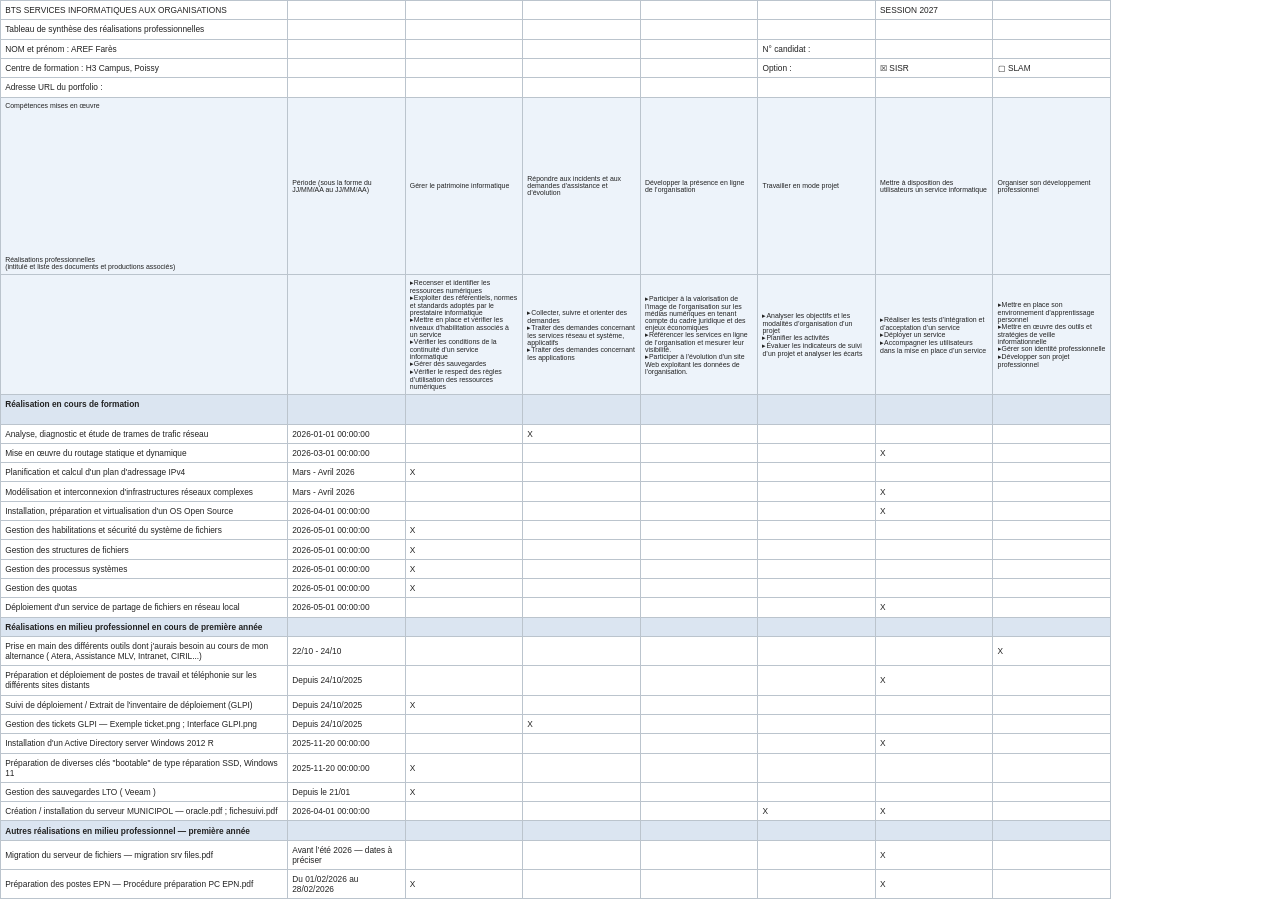
<file: assets/tableau-synthese.html>
<!doctype html><html lang="fr"><meta charset="utf-8"><title>Tableau de synthèse</title><style>body{margin:0;font:12px Arial;color:#222}table{border-collapse:collapse;width:1600px;table-layout:fixed}td{border:1px solid #bbc4cd;padding:6px;overflow-wrap:anywhere}td:first-child{width:400px}tr:nth-child(6),tr:nth-child(7){background:#edf3fa;font-size:10px}tr:nth-child(8),tr:nth-child(19),tr:nth-child(28){background:#dbe5f1;font-weight:bold}</style><table><tr><td>BTS SERVICES INFORMATIQUES AUX ORGANISATIONS</td><td></td><td></td><td></td><td></td><td></td><td>SESSION 2027</td><td></td></tr><tr><td>Tableau de synthèse des réalisations professionnelles </td><td></td><td></td><td></td><td></td><td></td><td></td><td></td></tr><tr><td>NOM et prénom : AREF Farès</td><td></td><td></td><td></td><td></td><td>N° candidat : </td><td></td><td></td></tr><tr><td>Centre de formation : H3 Campus, Poissy</td><td></td><td></td><td></td><td></td><td>Option :</td><td>☒ SISR</td><td>▢ SLAM</td></tr><tr><td>Adresse URL du portfolio :</td><td></td><td></td><td></td><td></td><td></td><td></td><td></td></tr><tr><td>Compétences mises en œuvre<br><br><br><br><br><br><br><br><br><br><br><br><br><br><br><br><br><br><br><br><br><br>Réalisations professionnelles<br>(intitulé et liste des documents et productions associés)</td><td>Période (sous la forme du JJ/MM/AA au JJ/MM/AA)</td><td>Gérer le patrimoine informatique</td><td>Répondre aux incidents et aux demandes d’assistance et d’évolution</td><td>Développer la présence en ligne de l’organisation</td><td>Travailler en mode projet</td><td>Mettre à disposition des utilisateurs un service informatique</td><td>Organiser son développement professionnel</td></tr><tr><td></td><td></td><td>▸Recenser et identifier les ressources numériques <br>▸Exploiter des référentiels, normes et standards adoptés par le prestataire informatique<br>▸Mettre en place et vérifier les niveaux d’habilitation associés à un service<br>▸Vérifier les conditions de la continuité d’un service informatique<br>▸Gérer des sauvegardes<br>▸Vérifier le respect des règles d’utilisation des ressources numériques</td><td>▸Collecter, suivre et orienter des demandes <br>▸Traiter des demandes concernant les services réseau et système, applicatifs<br>▸Traiter des demandes concernant les applications</td><td>▸Participer à la valorisation de l’image de l’organisation sur les médias numériques en tenant compte du cadre juridique et des enjeux économiques<br>▸Référencer les services en ligne de l’organisation et mesurer leur visibilité.<br>▸Participer à l’évolution d’un site Web exploitant les données de l’organisation.</td><td>▸Analyser les objectifs et les modalités d’organisation d’un projet<br>▸Planifier les activités<br>▸Évaluer les indicateurs de suivi d’un projet et analyser les écarts</td><td>▸Réaliser les tests d’intégration et d’acceptation d’un service<br>▸Déployer un service<br>▸Accompagner les utilisateurs dans la mise en place d’un service</td><td>▸Mettre en place son environnement d’apprentissage personnel<br>▸Mettre en œuvre des outils et stratégies de veille informationnelle<br>▸Gérer son identité professionnelle<br>▸Développer son projet professionnel</td></tr><tr><td>Réalisation en cours de formation<br><br></td><td></td><td></td><td></td><td></td><td></td><td></td><td></td></tr><tr><td>Analyse, diagnostic et étude de trames de trafic réseau</td><td>2026-01-01 00:00:00</td><td></td><td>X</td><td></td><td></td><td></td><td></td></tr><tr><td>Mise en œuvre du routage statique et dynamique</td><td>2026-03-01 00:00:00</td><td></td><td></td><td></td><td></td><td>X</td><td></td></tr><tr><td>Planification et calcul d&#x27;un plan d&#x27;adressage IPv4</td><td>Mars - Avril 2026</td><td>X</td><td></td><td></td><td></td><td></td><td></td></tr><tr><td>Modélisation et interconnexion d&#x27;infrastructures réseaux complexes</td><td>Mars - Avril 2026</td><td></td><td></td><td></td><td></td><td>X</td><td></td></tr><tr><td>Installation, préparation et virtualisation d&#x27;un OS Open Source</td><td>2026-04-01 00:00:00</td><td></td><td></td><td></td><td></td><td>X</td><td></td></tr><tr><td>Gestion des habilitations et sécurité du système de fichiers</td><td>2026-05-01 00:00:00</td><td>X</td><td></td><td></td><td></td><td></td><td></td></tr><tr><td>Gestion des structures de fichiers</td><td>2026-05-01 00:00:00</td><td>X</td><td></td><td></td><td></td><td></td><td></td></tr><tr><td>Gestion des processus systèmes</td><td>2026-05-01 00:00:00</td><td>X</td><td></td><td></td><td></td><td></td><td></td></tr><tr><td>Gestion des quotas</td><td>2026-05-01 00:00:00</td><td>X</td><td></td><td></td><td></td><td></td><td></td></tr><tr><td>Déploiement d&#x27;un service de partage de fichiers en réseau local</td><td>2026-05-01 00:00:00</td><td></td><td></td><td></td><td></td><td>X</td><td></td></tr><tr><td>Réalisations en milieu professionnel en cours de première année</td><td></td><td></td><td></td><td></td><td></td><td></td><td></td></tr><tr><td>Prise en main des différents outils dont j&#x27;aurais besoin au cours de mon alternance ( Atera, Assistance MLV, Intranet, CIRIL...) </td><td>22/10 - 24/10</td><td></td><td></td><td></td><td></td><td></td><td>X</td></tr><tr><td>Préparation et déploiement de postes de travail et téléphonie sur les différents sites distants</td><td>Depuis 24/10/2025</td><td></td><td></td><td></td><td></td><td>X</td><td></td></tr><tr><td>Suivi de déploiement / Extrait de l&#x27;inventaire de déploiement (GLPI)</td><td>Depuis 24/10/2025</td><td>X</td><td></td><td></td><td></td><td></td><td></td></tr><tr><td>Gestion des tickets GLPI — Exemple ticket.png ; Interface GLPI.png</td><td>Depuis 24/10/2025</td><td></td><td>X</td><td></td><td></td><td></td><td></td></tr><tr><td>Installation d&#x27;un Active Directory server Windows 2012 R</td><td>2025-11-20 00:00:00</td><td></td><td></td><td></td><td></td><td>X</td><td></td></tr><tr><td>Préparation de diverses clés &quot;bootable&quot; de type réparation SSD, Windows 11</td><td>2025-11-20 00:00:00</td><td>X</td><td></td><td></td><td></td><td></td><td></td></tr><tr><td>Gestion des sauvegardes LTO ( Veeam ) </td><td>Depuis le 21/01</td><td>X</td><td></td><td></td><td></td><td></td><td></td></tr><tr><td>Création / installation du serveur MUNICIPOL — oracle.pdf ; fichesuivi.pdf</td><td>2026-04-01 00:00:00</td><td></td><td></td><td></td><td>X</td><td>X</td><td></td></tr><tr><td>Autres réalisations en milieu professionnel — première année</td><td></td><td></td><td></td><td></td><td></td><td></td><td></td></tr><tr><td>Migration du serveur de fichiers — migration srv files.pdf</td><td>Avant l’été 2026 — dates à préciser</td><td></td><td></td><td></td><td></td><td>X</td><td></td></tr><tr><td>Préparation des postes EPN — Procédure préparation PC EPN.pdf</td><td>Du 01/02/2026 au 28/02/2026</td><td>X</td><td></td><td></td><td></td><td>X</td><td></td></tr></table><script>function fit(){const t=document.querySelector('table');t.style.zoom=1;t.style.zoom=Math.min(innerWidth/t.offsetWidth,innerHeight/t.offsetHeight)}addEventListener('resize',fit);fit()</script></html>
</file>
<file: assets/fonts.css>
@font-face {
  font-family: 'Outfit';
  font-style: normal;
  font-weight: 300;
  font-display: swap;
  src: url(font-0.ttf) format('truetype');
}
@font-face {
  font-family: 'Outfit';
  font-style: normal;
  font-weight: 400;
  font-display: swap;
  src: url(font-1.ttf) format('truetype');
}
@font-face {
  font-family: 'Outfit';
  font-style: normal;
  font-weight: 500;
  font-display: swap;
  src: url(font-2.ttf) format('truetype');
}
@font-face {
  font-family: 'Outfit';
  font-style: normal;
  font-weight: 600;
  font-display: swap;
  src: url(font-3.ttf) format('truetype');
}
@font-face {
  font-family: 'Outfit';
  font-style: normal;
  font-weight: 700;
  font-display: swap;
  src: url(font-4.ttf) format('truetype');
}
@font-face {
  font-family: 'Space Mono';
  font-style: normal;
  font-weight: 400;
  font-display: swap;
  src: url(font-5.ttf) format('truetype');
}
</file>
<file: white.css>
:root{--bg:#fff;--text:#1d1d1f;--muted:#6e6e73;--blue:#0071e3;--line:#e5e5e7;--panel:#f5f5f7;--font:-apple-system,BlinkMacSystemFont,'Segoe UI',Arial,sans-serif;--mono:'Space Mono',monospace}*{box-sizing:border-box}html,body{margin:0;height:100%;overflow:hidden}body{background:var(--bg);color:var(--text);font-family:var(--font);font-size:15px;line-height:1.6;-webkit-font-smoothing:antialiased}button,input,textarea{font:inherit}a{color:inherit;text-decoration:none}button{cursor:pointer;color:inherit}button,a{touch-action:manipulation}button:focus-visible,a:focus-visible,summary:focus-visible{outline:3px solid #0071e37a;outline-offset:4px}::selection{background:#cce4ff}h1,h2,h3,h4,p{margin-top:0}h1,h2,h3{font-weight:600;letter-spacing:-.045em;line-height:1.12}h2{font-size:clamp(32px,3.3vw,50px);margin-bottom:22px}h2>span{color:#86868b}h3{font-size:23px}p{color:var(--muted);line-height:1.65}.eyebrow{font-size:12px;font-weight:600;letter-spacing:.04em;color:#6e6e73;margin:0 0 16px}.small{font-size:12px;color:#737379}strong{font-weight:600}.header{position:fixed;left:0;right:0;top:0;height:90px;z-index:25;display:flex;align-items:center;justify-content:space-between;gap:28px;padding:0 5%;background:#ffffffd9;backdrop-filter:blur(24px);border-bottom:1px solid #eeeeef}.brand{display:flex;align-items:center;gap:13px;flex-shrink:0;font-weight:600;font-size:14px;letter-spacing:-.02em}.brand-mark{font-size:35px;letter-spacing:-.08em;line-height:1;font-weight:650}.brand-mark>span{color:var(--blue)}.brand-sub{display:block;font-size:10px;font-weight:400;color:#86868b;letter-spacing:0}.header nav{display:flex;align-items:center;gap:22px;font-size:12px}.header nav>a{padding:10px 0;color:#6e6e73;transition:color .2s;position:relative;white-space:nowrap}.header nav>a:hover,.header nav>a.active{color:#1d1d1f}.header nav>a.active:after{content:'';position:absolute;bottom:1px;left:0;right:0;height:2px;border-radius:1px;background:#1d1d1f}.nav-number,.nav-indicator,.nav-system,.header-status,.hero-grid,.hero-bottom,.scroll-progress,.orbit-line,.status-dot{display:none}.menu-toggle{display:none}.skip{position:fixed;top:-100px;left:20px;z-index:100;background:#0071e3;color:white;padding:12px;border-radius:5px}.skip:focus{top:10px}#page-stage{position:fixed;top:112px;bottom:101px;left:5%;right:5%;overflow:hidden;isolation:isolate}.route-page{position:absolute;inset:0;overflow:auto;overscroll-behavior:contain;padding:28px 25px;width:100%;height:100%;outline:none;scrollbar-width:thin;scrollbar-color:#d1d1d6 transparent}.route-page[hidden]{display:none!important}.route-page>.wrap{width:100%;margin:0}.section-heading{margin-bottom:32px}.heading-row{display:flex;justify-content:space-between;gap:35px;align-items:center;margin-bottom:28px}.heading-row h2{margin-bottom:0}.heading-row>p{font-size:14px;max-width:300px}.button{display:inline-flex;align-items:center;justify-content:center;gap:15px;padding:12px 23px;min-height:46px;border-radius:999px;font-size:14px;border:1px solid transparent;transition:background .3s,box-shadow .3s,transform .3s;line-height:1.4}.button:hover{transform:translateY(-2px)}.primary{background:#0071e3;color:white}.primary:hover{background:#0077ed;box-shadow:0 8px 24px #0071e31a}.secondary{background:transparent;color:#0066cc;border-color:#dce5ef}.secondary:hover{background:#f0f7ff}.text-link{color:#0066cc;font-size:14px;display:inline-flex;gap:12px;align-items:center}.text-link:hover{text-decoration:underline}.hero{display:flex;align-items:center;padding:30px 4%;overflow:hidden}.hero-content{position:relative;z-index:3;width:58%;pointer-events:none}.hero-content a{pointer-events:auto}.hero .eyebrow{font-size:13px;color:#77777d;font-weight:500}.hero h1{font-size:clamp(65px,7.5vw,112px);line-height:1;letter-spacing:-.065em;margin:18px 0 26px;font-weight:650}.hero h1>span{color:#1d1d1f}.hero-role{font-size:clamp(28px,3.15vw,44px);letter-spacing:-.04em;font-weight:500;line-height:1.17;color:#1d1d1f;margin:0 0 22px}.hero-role>span{color:#86868b}.hero-description{font-size:17px;letter-spacing:-.015em;margin-bottom:27px}.hero-actions{display:flex;gap:12px;flex-wrap:wrap}#globe-scene{position:absolute;right:-6%;top:-5%;height:110%;width:65%;z-index:1}#globe-scene:after{content:'';position:absolute;bottom:12%;left:30%;width:40%;height:8%;background:#7688a322;filter:blur(20px);border-radius:50%;pointer-events:none}#globe-scene canvas{display:block;width:100%;height:100%;position:absolute;inset:0}.globe-fallback{position:absolute;width:64%;aspect-ratio:1;left:18%;top:18%;border-radius:50%;background:radial-gradient(circle at 35% 28%,white,#e3e9ef 58%,#afbbc9);box-shadow:inset -20px -15px 45px #7992b033,0 35px 70px #233f6314}.globe-fallback:after{content:'';position:absolute;inset:-10%;border:1px solid #8199b355;border-radius:50%;transform:rotate(-25deg) scaleY(.35)}.webgl-ready .globe-fallback{display:none}.orbit-label{position:absolute;right:12%;bottom:18px;z-index:3;color:#949499;font-size:11px;letter-spacing:.04em}.page-controls{position:fixed;bottom:53px;left:7%;right:7%;display:flex;align-items:center;justify-content:space-between}.page-controls button{display:flex;justify-content:space-between;align-items:center;gap:22px;background:none;border:0;color:#0066cc;font-size:13px;min-width:110px;padding:8px 0}.page-controls button:disabled{opacity:.25;cursor:default}.page-controls button:hover:not(:disabled){color:#1d1d1f}.page-position{display:flex;align-items:center;gap:10px;font-size:10px;color:#99999e}.page-position-line{height:1px;width:32px;background:#d8d8dc}.page-position #page-current{color:#45454a}.page-position #page-label{color:#737379;margin-left:15px}.footer{position:fixed;bottom:0;left:5%;right:5%;height:40px;border-top:1px solid #eeeeef;display:flex;align-items:center;justify-content:space-between;font-size:10px;color:#86868b;gap:20px}.footer>div{display:flex;gap:22px}.footer button{font-size:10px;border:0;background:none;color:#86868b;padding:5px 0}.footer button:hover{color:#0066cc}.profile-grid{display:grid;grid-template-columns:1fr 1fr;gap:9%}.profile-copy>p{font-size:15px}.profile-copy .large-copy{font-size:23px;color:#424247;line-height:1.4;letter-spacing:-.025em}.identity{display:flex;gap:17px;align-items:center;margin:24px 0}.identity-symbol{height:65px;width:65px;border-radius:20px;background:linear-gradient(150deg,#f2f4f7,#dce3ed);display:grid;place-items:center;font-size:23px;font-weight:500;position:relative;color:#495c78}.identity-symbol>span{position:absolute;right:8px;top:3px;font-size:11px;color:#7d8ea5}.identity strong{font-size:16px}.identity>div>span{display:block;color:#86868b;font-size:12px}.tags{display:flex;flex-wrap:wrap;gap:7px;margin:15px 0}.tags span{background:#f5f5f7;color:#626269;border:1px solid #ebebee;border-radius:7px;padding:5px 9px;font-size:11px}.timeline{padding-left:25px;border-left:1px solid #dedee3}.timeline article{position:relative;padding-bottom:25px}.timeline article:before{content:'';position:absolute;left:-30px;top:6px;width:9px;height:9px;background:#d0d3da;border:2px solid white;border-radius:50%}.timeline .current:before{background:#0071e3}.timeline article>span{font-size:11px;font-weight:500;color:#8b8b91}.timeline h3{font-size:19px;margin:8px 0}.timeline p{font-size:13px;margin-bottom:0}.entrepreneur{border-top:1px solid var(--line);margin-top:30px;padding-top:20px}.entrepreneur summary,.training summary{display:flex;justify-content:space-between;align-items:center;gap:15px;font-size:15px;cursor:pointer;list-style:none}.entrepreneur summary>span{font-size:12px;color:#86868b}.entrepreneur summary b{margin-left:15px;font-weight:400}.entrepreneur>div{padding-top:22px;max-width:800px}.entrepreneur>div h3{font-size:21px}.company-heading{display:flex;align-items:center;justify-content:space-between;gap:25px;margin-bottom:28px}.company-heading h2{font-size:clamp(30px,2.8vw,42px);margin-bottom:0}.location-chip{font-size:11px;color:#86868b}.company-layout{display:grid;grid-template-columns:1.2fr 1fr;gap:40px;align-items:start}.destination{min-width:0}.travel-stage{height:330px;position:relative;isolation:isolate;overflow:hidden;border-radius:22px;background:#f1f4f7}.mairie-photo{position:absolute;inset:0;width:100%;height:100%;object-fit:cover;object-position:50% 55%}.travel-vignette{position:absolute;inset:0;background:linear-gradient(transparent 35%,#132035b3);pointer-events:none}.travel-top{position:absolute;top:18px;left:18px;right:18px;display:flex;justify-content:space-between;gap:10px;align-items:center;color:white;font-size:10px;letter-spacing:.08em}.travel-top>span{background:#ffffffdb;color:#343c49;border-radius:99px;padding:7px 11px}.travel-top button,#travel-replay{border:1px solid #ffffff55;background:#ffffffdc;color:#353d49;padding:7px 11px;border-radius:99px;font-size:11px;backdrop-filter:blur(10px)}.destination-title{position:absolute;bottom:48px;left:25px;right:20px}.destination-title>span{font-size:9px;letter-spacing:.08em;color:#ffffffbf}.destination-title h3{color:#fff;font-size:34px;margin:8px 0}.destination-title p{color:#ffffffd9;font-size:13px;margin:0}#travel-replay{position:absolute;bottom:15px;right:15px;font-size:10px}.travel-stops{display:flex;justify-content:space-between;align-items:center;gap:5px;margin-top:12px}.travel-stops button{font-size:11px;color:#77777d;background:none;border:0;border-bottom:1px solid transparent;padding:7px 0}.travel-stops button.active{color:#0071e3;border-color:#0071e3}.travel-stops>span{color:#c1c1c6}.photo-credit{font-size:10px;color:#99999e;margin-top:10px}.photo-credit a{text-decoration:underline;text-underline-offset:3px}.company-story h3{font-size:26px;margin:0 0 18px}.company-story p{font-size:14px}.company-story .eyebrow{font-size:10px}.company-story strong{color:#333338}.company-metrics{display:grid;grid-template-columns:repeat(4,1fr);gap:12px;padding:17px 0;margin:20px 0;border-block:1px solid var(--line)}.company-metrics strong{font-size:29px;display:block;letter-spacing:-.04em}.company-metrics span{font-size:10px;color:#86868b}.company-story .button{font-size:13px}.company-chain{display:flex;flex-wrap:wrap;align-items:center;gap:16px;border-top:1px solid var(--line);padding-top:16px;margin-top:20px;font-size:11px;color:#86868b}.company-chain b{color:#b8b8be;font-weight:400}#travel-map{position:absolute;inset:0;width:100%;height:100%;opacity:0}.missions-grid{display:grid;grid-template-columns:repeat(3,1fr);gap:16px;grid-auto-flow:dense}.mission{background:#f5f5f7;padding:27px;border-radius:20px;transition:background .3s,transform .4s}.mission:hover{background:#eef2f8;transform:translateY(-3px)}.line-icon{font-size:25px;color:#4d78aa}.mission h3{font-size:20px;margin:15px 0 12px}.mission p{font-size:13px;min-height:80px;margin-bottom:15px}.mission-tag{font-size:9px;color:#93939a;letter-spacing:.04em}.filters{display:flex;flex-wrap:wrap;gap:5px;margin:0 0 22px}.filters button{font-size:12px;border:0;background:none;color:#86868b;border-radius:99px;padding:8px 15px}.filters button.active{color:#1d1d1f;background:#ececf0}.filters small{font-size:10px;margin-left:8px;color:#a3a3a8}#project-list{display:grid;grid-template-columns:1fr 1fr;gap:19px}.project-row{display:grid;grid-template-columns:1fr 35px;grid-template-rows:92px auto;gap:16px;width:100%;height:196px;padding:18px 22px;text-align:left;background:#f5f5f7;border:0;border-radius:22px;transition:box-shadow .5s,transform .5s;transform-style:preserve-3d;overflow:hidden}.project-row:hover{box-shadow:0 16px 30px #1a345912}.project-row[hidden]{display:none!important}.project-index,.project-tech{display:none}.project-row h3{font-size:20px;margin:0 0 7px}.project-row p{font-size:12px;margin:0}.project-arrow{width:30px;height:30px;display:grid;place-items:center;border-radius:50%;background:white;color:#6e6e73;font-size:17px;align-self:center}.project-visual{grid-column:1/-1;height:92px;position:relative;overflow:hidden;border-radius:12px;background:linear-gradient(140deg,#e7edf5,#f8faff)}.project-visual svg{width:100%;height:100%;color:#7c98bd}.project-visual svg text{fill:#5f7897!important}.project-visual img{width:100%;height:100%;object-fit:cover;object-position:top;opacity:.9;filter:saturate(.35);transition:transform .7s}.project-row:hover .project-visual img{transform:scale(1.035)}.project-visual-label{position:absolute;bottom:8px;right:8px;padding:4px 8px;font-size:8px;color:#51627a;background:#ffffffeb;border-radius:5px}.data-pulse{stroke-dasharray:7 40;animation:flow 5s linear infinite}@keyframes flow{to{stroke-dashoffset:-94}}.skills-layout{display:grid;grid-template-columns:1.15fr 1fr;align-items:center;gap:45px}.skill-network{height:350px;position:relative;background:radial-gradient(ellipse,#edf3fc,transparent 66%)}.skill-network>svg{position:absolute;inset:0;width:100%;height:100%;stroke:#a9bcd6;stroke-width:1;fill:none}.skill-network>svg path{stroke-dasharray:4 10;animation:flow 8s linear infinite}.network-hub{position:absolute;left:50%;top:50%;transform:translate(-50%,-50%);width:130px;height:130px;border-radius:50%;background:linear-gradient(130deg,white,#e8eef7);border:1px solid #dee5ed;box-shadow:0 15px 30px #5b759914;display:flex;flex-direction:column;justify-content:center;align-items:center;font-size:30px;font-weight:500;z-index:1}.network-hub small{font-size:7px;letter-spacing:.08em;color:#8193ab}.skill-node{position:absolute;transform:translate(-50%,-50%);padding:10px 14px;border:1px solid #e1e5ed;border-radius:99px;background:#fff;color:#6e7785;font-size:12px;z-index:2;transition:background .25s,color .25s}.skill-node.active,.skill-node:hover{background:#0071e3;color:white;border-color:#0071e3}.n1{left:20%;top:16%}.n2{left:80%;top:16%}.n3{left:13%;top:50%}.n4{left:87%;top:50%}.n5{left:20%;top:84%}.n6{left:80%;top:84%}.skill-detail{padding:30px;background:#f5f5f7;border-radius:22px;min-height:320px}.skill-detail h3{font-size:27px;margin:0 0 17px}.skill-detail p{font-size:14px}.skill-detail .tags span{background:white;border-color:transparent}.meter{height:3px;border-radius:3px;background:#dedee5;margin-top:25px}.meter span{display:block;height:100%;background:#0071e3;border-radius:3px}.meter-label{font-size:10px;color:#8e8e95;display:flex;justify-content:space-between;margin-top:8px}.skill-evidence{border-top:1px solid #dfdfe5;margin-top:18px;padding-top:15px}.skill-evidence>span{font-size:10px;color:#86868b}.skill-evidence>div{display:flex;gap:8px;flex-wrap:wrap;margin-top:8px}.skill-evidence button{padding:6px 0;background:none;border:0;color:#0066cc;font-size:12px;text-align:left}.e5 h3{font-size:32px;margin:0}.e5>p{font-size:14px;max-width:900px}.competency{border-top:1px solid var(--line);display:grid;grid-template-columns:1fr 1fr;gap:30px;align-items:center;padding:17px 0}.competency h4{font-weight:500;font-size:14px;margin:0}.competency>div{display:flex;flex-wrap:wrap;gap:8px}.competency button,.competency a{background:#f0f5fb;border:0;padding:7px 10px;border-radius:7px;font-size:12px;color:#416893}.competency .small{margin:0}.e5>.text-link{margin-top:18px}.training{padding-top:20px;margin-top:20px;border-top:1px solid var(--line)}.training ul{font-size:14px;color:#77777d;line-height:1.8;padding-left:20px}.watch-status{font-size:10px;color:#8b8b90}.watch-layout{display:grid;grid-template-columns:230px 1fr;background:#f5f5f7;border-radius:22px;overflow:hidden}.watch-sidebar{padding:28px;border-right:1px solid #e6e6eb}.watch-sidebar button{display:flex;justify-content:space-between;align-items:center;width:100%;text-align:left;background:none;border:0;color:#86868b;padding:13px 10px;font-size:13px;border-radius:9px}.watch-sidebar button.active{background:white;color:#1d1d1f;box-shadow:0 4px 12px #00000004}.watch-sidebar .eyebrow{font-size:10px}.radar{position:relative;width:110px;height:110px;border:1px solid #becde1;border-radius:50%;margin:27px auto 0;background:repeating-radial-gradient(circle,transparent 0,transparent 19px,#b8cae344 20px,transparent 21px)}.radar>span{position:absolute;inset:0;background:conic-gradient(transparent 60%,#5585bb2b);border-radius:50%;animation:radar 12s linear infinite}.radar i,.radar-blip{position:absolute;width:4px;height:4px;border-radius:50%;background:#5a82b1;top:30px;left:65px}.radar-blip.b2{top:70px;left:30px}.radar-blip.b3{top:55px;left:85px}.radar-caption{font-size:8px;text-align:center;color:#94a1b4;letter-spacing:.08em;margin-top:12px}@keyframes radar{to{transform:rotate(360deg)}}#watch-detail{padding:35px}#watch-detail h3{font-size:29px;margin:0 0 20px}#watch-detail p{font-size:14px}.watch-note{padding:18px 22px;background:white;border-radius:12px;margin-top:25px}.watch-note strong{font-size:13px;font-weight:500}.watch-note p{margin:10px 0 0}.sources{display:flex;flex-wrap:wrap;gap:20px;align-items:center;margin-top:23px;font-size:12px;color:#6f7c8f}.sources>span{font-size:9px;color:#a0a0a6}.sources a:hover{color:#0071e3}.bilan-grid{display:grid;grid-template-columns:1fr 1fr;gap:25px;margin-top:40px}.bilan-grid article{background:#f5f5f7;border-radius:24px;padding:35px}.bilan-grid h3{font-size:24px}.bilan-grid p{font-size:16px;margin-bottom:0}#bilan{display:flex;flex-direction:column;justify-content:center}.contact-grid{display:grid;grid-template-columns:1.1fr 1fr;gap:10%;height:100%;align-items:center}.email-link{display:inline-block;font-size:22px;color:#0066cc;margin:15px 0 25px;letter-spacing:-.02em}.contact-links{display:flex;gap:25px;font-size:14px;margin-bottom:25px;color:#6e6e73}.contact-links a:hover{color:#0066cc}form{display:flex;flex-direction:column}form label{font-size:12px;font-weight:500;margin:0 0 8px}input,textarea{width:100%;border:1px solid #d2d2d7;background:#fff;border-radius:10px;padding:12px 15px;color:#1d1d1f;font-size:14px;margin-bottom:19px;resize:vertical}input:focus,textarea:focus{outline:3px solid #0071e328;border-color:#0071e3}textarea{max-height:190px}form .button{align-self:start}form .small{margin-top:14px}dialog{width:min(850px,94vw);max-height:88svh;border:0;border-radius:26px;padding:45px;background:white;color:#1d1d1f;box-shadow:0 30px 100px #13213a33;scrollbar-width:thin}dialog::backdrop{background:#17233866;backdrop-filter:blur(12px)}dialog h2{font-size:35px;margin-top:12px}dialog h3{font-size:19px;margin:25px 0 12px}dialog p{font-size:15px}.dialog-close{position:absolute;top:15px;right:15px;width:33px;height:33px;background:#f0f0f2;border:0;border-radius:50%;color:#77777d;font-size:25px}.architecture{display:flex;align-items:center;gap:12px;flex-wrap:wrap;font-size:12px;color:#86868b;padding:20px 0}.architecture span{padding:12px;background:#f5f5f7;border-radius:8px;color:#526b8e}.doc-links{display:flex;flex-wrap:wrap;gap:12px;margin-top:25px}dialog img{display:block;width:100%;max-height:280px;object-fit:contain;background:#f5f5f7;border-radius:10px;margin-top:25px}#page-transition{display:none!important}#boot-screen{position:fixed;inset:0;z-index:100;background:white;display:grid;place-items:center}#boot-screen[hidden]{display:none}#skip-intro{position:absolute;top:32px;right:5%;border:0;background:none;color:#86868b;font-size:12px}.welcome{text-align:center}.welcome-mark{font-size:28px;letter-spacing:-.08em;font-weight:600;color:#86868b}.welcome h1{font-size:clamp(65px,9vw,120px);letter-spacing:-.07em;margin:15px 0 22px;color:#1d1d1f;font-weight:600}.welcome p{font-size:16px;color:#86868b}.paused *,.paused *:before,.paused *:after{animation-play-state:paused!important}
@media(min-width:1500px){#page-stage{left:max(5%,calc((100vw - 1360px)/2));right:max(5%,calc((100vw - 1360px)/2))}.header{padding-inline:max(5%,calc((100vw - 1450px)/2))}}
@media(max-width:1150px){.header{height:80px;padding-inline:4%;gap:20px}.header nav{gap:14px;font-size:11px}.brand>span:not(.brand-mark){display:none}#page-stage{top:98px;left:3%;right:3%}.hero h1{font-size:84px}.hero-content{width:65%}.hero-description{font-size:15px}.company-layout{gap:28px}.company-story p{font-size:13px}.company-metrics strong{font-size:24px}.skill-node{font-size:11px;padding:8px 11px}.skills-layout{gap:25px}.watch-layout{grid-template-columns:210px 1fr}.mission{padding:23px}.mission h3{font-size:18px}.mission p{font-size:12px}}
@media(max-height:780px) and (min-width:761px){.route-page{padding-block:17px}h2{font-size:37px}.section-heading{margin-bottom:23px}.hero h1{font-size:85px;margin:15px 0 20px}.hero-role{font-size:33px}.hero-description{font-size:15px}.project-row{height:158px;grid-template-rows:62px auto;padding:13px 18px;gap:9px}.project-visual{height:62px}.project-row h3{font-size:18px;margin-bottom:5px}.heading-row{margin-bottom:18px}.filters{margin-bottom:17px}.company-heading h2{font-size:32px}.company-heading{margin-bottom:20px}.travel-stage{height:260px}.company-story h3{font-size:22px;margin-bottom:12px}.company-story p{font-size:13px;margin-bottom:12px}.company-metrics{padding:12px 0;margin:14px 0}.company-chain{margin-top:12px;padding-top:12px}.mission{padding:20px}.mission h3{margin:10px 0;font-size:18px}.mission p{min-height:67px;font-size:12px}.skill-network{height:290px}.skill-detail{padding:24px;min-height:280px}.contact-grid{gap:8%}.timeline article{padding-bottom:18px}.timeline h3{font-size:17px}.timeline p{font-size:12px}.profile-copy>p{font-size:14px}.entrepreneur{margin-top:22px}}
@media(max-width:760px){.header{height:72px;padding:0 6%}.brand>span:not(.brand-mark){display:block;font-size:12px}.brand-mark{font-size:30px}.brand-sub{font-size:9px}.menu-toggle{display:flex;gap:12px;align-items:center;background:none;border:0;color:#6e6e73;padding:10px 0;font-size:13px}.header nav{display:none;position:fixed;left:0;right:0;top:72px;padding:25px 7%;background:#fffffff5;border-bottom:1px solid #e5e5e7;backdrop-filter:blur(25px);gap:8px 30px;grid-template-columns:1fr 1fr;box-shadow:0 20px 30px #1d1d1f08;font-size:14px}.header nav.open{display:grid}.header nav>a{padding:12px 0}.header nav>a.active:after{right:70%}#page-stage{left:2%;right:2%;top:86px;bottom:100px}.route-page{padding:22px 20px}.hero{padding:22px 20px;align-items:flex-start}.hero-content{width:100%}.hero h1{font-size:clamp(52px,14vw,84px);margin:18px 0 22px}.hero-role{font-size:31px;line-height:1.15}.hero .eyebrow{font-size:10px}.hero-description{font-size:14px;max-width:300px;margin-bottom:22px}.hero-actions{gap:8px}.hero .button{font-size:11px;padding:11px 14px;min-height:43px;gap:10px}#globe-scene{top:auto;bottom:-75px;right:-22%;height:330px;width:110%;opacity:.85}#globe-scene:after{bottom:10%}.orbit-label{display:none}.hero-content{pointer-events:none}.hero-content a{pointer-events:auto}.page-controls{left:7%;right:7%;bottom:51px}.page-controls button{min-width:0;font-size:12px;gap:10px}.page-controls button span{max-width:90px;overflow:hidden;text-overflow:ellipsis;white-space:nowrap}.page-position #page-label{display:none}.page-position-line{width:20px}.page-position{font-size:9px;gap:8px}.footer{left:6%;right:6%;font-size:8px;gap:10px}.footer>span:last-child{display:none}.footer>span:first-child{max-width:80px;font-size:8px}.footer button{font-size:8px}.footer>div{gap:12px}h2{font-size:32px}.eyebrow{font-size:10px}.section-heading{margin-bottom:30px}.profile-grid,.company-layout,.skills-layout,.contact-grid{grid-template-columns:1fr;gap:30px}.profile-copy .large-copy{font-size:23px}.profile-copy>p{font-size:15px}.timeline{margin-left:3px}.timeline p{font-size:14px}.timeline article{padding-bottom:26px}.entrepreneur summary{font-size:14px}.entrepreneur summary>span{font-size:10px}.company-heading h2{font-size:30px}.location-chip{display:none}.travel-stage{height:310px;border-radius:18px}.destination-title h3{font-size:30px}.travel-stops button{font-size:10px}.photo-credit{font-size:9px}.company-story h3{font-size:26px}.company-story p{font-size:15px}.company-metrics span{font-size:9px}.company-metrics strong{font-size:25px}.company-chain{font-size:11px;gap:10px}.missions-grid{grid-template-columns:1fr}.mission{padding:27px}.mission h3{font-size:21px}.mission p{font-size:15px;min-height:0}.mission-tag{font-size:10px}.heading-row{display:block}.heading-row>p{margin:20px 0 0;font-size:14px}.filters{gap:3px}.filters button{font-size:11px;padding:7px 11px}#project-list{grid-template-columns:1fr;gap:17px}.project-row{height:195px;padding:18px;grid-template-rows:90px auto}.project-visual{height:90px}.project-row h3{font-size:19px}.project-row p{font-size:12px}.skill-network{height:300px}.network-hub{width:105px;height:105px;font-size:25px}.network-hub small{font-size:6px}.skill-node{font-size:10px;padding:9px 11px}.n3{left:16%}.n4{left:84%}.skill-detail{padding:26px;min-height:0}.skill-detail p{font-size:15px}.competency{grid-template-columns:1fr;gap:12px}.competency h4{font-size:15px}.e5 .heading-row .button{margin-top:20px}.e5 h3{font-size:28px}.watch-layout{grid-template-columns:1fr}.watch-sidebar{padding:15px;border-right:0;border-bottom:1px solid #e6e6eb;display:flex;gap:5px}.watch-sidebar .eyebrow,.radar,.radar-caption{display:none}.watch-sidebar button{font-size:11px;gap:5px;padding:11px 7px;width:auto;flex:1}.watch-sidebar button span{display:none}#watch-detail{padding:27px}#watch-detail h3{font-size:26px}#watch-detail p{font-size:15px}.watch-status{display:block;margin-top:16px}.watch-note{padding:17px}.sources{font-size:11px;gap:15px}.bilan-grid{grid-template-columns:1fr;gap:20px;margin-top:25px}.bilan-grid article{padding:28px}.bilan-grid p{font-size:15px}#bilan{display:block}.contact-grid{height:auto;gap:35px}.contact h2{font-size:34px}.email-link{font-size:21px}.contact-links{font-size:14px}.contact form{padding-bottom:10px}dialog{padding:38px 23px;border-radius:22px}dialog h2{font-size:29px}.doc-links .button{font-size:12px}.architecture{font-size:11px}.welcome h1{font-size:75px}.welcome p{font-size:14px}}
@media(max-width:760px) and (max-height:700px){.hero{overflow-y:auto}.hero h1{font-size:55px;margin:12px 0 17px}.hero-role{font-size:26px;margin-bottom:16px}.hero-description{font-size:12px;margin-bottom:20px}#globe-scene{height:250px;right:-40%;bottom:-80px;opacity:.5}.hero-content{padding-bottom:20px}}
.motion-enabled .data-pulse{animation:flow 5s linear infinite!important}.motion-enabled .skill-network>svg path{animation:flow 8s linear infinite!important}.motion-enabled .radar>span{animation:radar 12s linear infinite!important}

dialog[open]{position:fixed;inset:0;margin:auto;height:fit-content;overflow-y:auto;z-index:100}dialog:not([open]){display:none}.dialog-close{position:sticky;top:0;float:right;z-index:2}.hero{scrollbar-width:none}
/* Final typography and motion polish. */
:root{--muted:#54545b}
h2>span,.hero-role>span{color:#626268}
p{color:var(--muted)}
.header nav{font-size:13px;gap:18px}.header nav>a{color:#55555c}
.eyebrow,.hero .eyebrow,.brand-sub,.small,.location-chip,.orbit-label{color:#626268}
.footer,.footer button,.page-position,.page-position #page-label{color:#65656c}
.footer,.footer button{font-size:11px}.brand-sub{font-size:11px}
.hero-description{color:#505057;line-height:1.65}
.timeline article>span,.identity>div>span,.photo-credit,.company-metrics span,.travel-stops button{color:#626268}
.photo-credit{font-size:11px;line-height:1.65}
.project-row p,.mission p,.company-story p,.profile-copy>p{font-size:15px;line-height:1.6}
.tags span{font-size:12px;color:#505057}
.button,.project-row,.mission,.skill-node{transition:transform .3s cubic-bezier(.2,.7,.2,1),background .25s,box-shadow .3s}
@media(hover:hover){.project-row:hover{transform:translateY(-3px);box-shadow:0 12px 28px #233f630c}.mission:hover{transform:translateY(-2px)}}
.button:active,.project-row:active{transform:translateY(0) scale(.99)}
@media(max-width:760px){.hero-description{font-size:15px}.hero .button{font-size:12px}.footer,.footer button,.footer>span:first-child{font-size:10px}.footer>span:first-child{max-width:110px}.hero .eyebrow,.eyebrow{font-size:11px}.project-row{height:auto;min-height:210px}.project-row p{font-size:13px}.travel-stops button{font-size:11px}.photo-credit{font-size:11px}.tags span{font-size:11px}}
/* Project collection: product-style presentations, original content preserved. */
#projets .heading-row{margin-bottom:18px}#projets .heading-row h2{font-size:clamp(30px,3vw,44px)}
#project-list{display:grid;grid-template-columns:repeat(2,minmax(0,1fr));gap:18px}
#project-list .project-row{position:relative;display:flex;align-items:center;text-align:left;gap:18px;height:215px;padding:25px;border:1px solid #eeeef1;border-radius:24px;background:#f5f5f7;overflow:hidden;isolation:isolate}
#project-list .project-row:nth-child(2){background:#f0f4f8}#project-list .project-row:nth-child(3){background:#f2f3f6}#project-list .project-row:nth-child(4){background:#f3f6f5}
#project-list .project-copy{position:relative;z-index:2;width:58%;flex-shrink:0}
.project-category{display:block;font-size:10px;font-weight:600;letter-spacing:.055em;color:#586372;margin-bottom:10px}
#project-list .project-row h3{font-size:24px;line-height:1.12;margin:0 0 10px;letter-spacing:-.035em}
#project-list .project-row p{font-size:13px;line-height:1.45;margin-bottom:15px;color:#54545b}
.project-discover{font-size:12px;color:#0066cc;display:inline-flex;align-items:center;gap:12px;font-weight:500}.project-discover>span{display:grid;place-items:center;width:24px;height:24px;background:white;border-radius:50%;font-size:18px;transition:transform .3s}
#project-list .project-visual{position:relative;order:2;height:150px;width:42%;flex-shrink:1;min-width:0;margin:0;background:transparent;overflow:visible;transform:perspective(700px) rotateY(-8deg);transition:transform .6s cubic-bezier(.2,.7,.2,1);color:#657b98;border-radius:10px}
#project-list .project-visual svg{width:100%;height:100%;overflow:visible;transform:scale(1.1)}
#project-list .project-visual img{width:100%;height:140px;object-fit:cover;object-position:top left;border:5px solid #31353d;border-bottom-width:12px;border-radius:9px;box-shadow:0 18px 25px #1c314b20;transform:rotate(-4deg)}
.project-visual text,.project-detail-visual text{fill:#506581}.project-visual-label{display:none}
@media(hover:hover){#project-list .project-row:hover .project-visual{transform:perspective(700px) rotateY(0) translateY(-4px)}.project-row:hover .project-discover>span{transform:rotate(90deg)}}
#project-dialog{width:min(1040px,94vw);padding:24px 40px 40px;max-height:90svh}
#project-dialog .dialog-close{margin:0 -15px 0 0;background:#e9e9ed;color:#45454c;width:36px;height:36px}
.project-detail-hero{text-align:center;padding:25px 35px 20px}.project-detail-hero .eyebrow{font-size:11px}.project-detail-hero h2{font-size:clamp(30px,4vw,52px);max-width:730px;margin:14px auto 12px;line-height:1.07;letter-spacing:-.045em}.project-detail-hero .project-detail-subtitle{font-size:20px;letter-spacing:-.025em;color:#5f5f65;margin-bottom:20px}
.project-detail-hero .tags{justify-content:center}.project-detail-visual{background:linear-gradient(135deg,#f5f5f7,#eef3f7);border-radius:20px;padding:24px;margin:22px auto;max-width:780px;color:#667f9f;overflow:hidden}.project-detail-visual svg{display:block;width:100%;height:145px}.project-detail-visual img{display:block;width:100%;height:225px;max-height:none;object-fit:contain;margin:0;background:transparent;border-radius:8px}
.project-story{display:grid;grid-template-columns:1fr 1fr;gap:30px;padding:25px 12px}.story-number{font-size:11px;font-weight:600;color:#626c7a;letter-spacing:.05em}.project-story h3{font-size:24px;margin:12px 0}.project-story p{line-height:1.75;margin:0;color:#515159}.project-result{grid-column:1/-1;background:#f5f5f7;padding:26px 30px;border-radius:20px}.project-result p{max-width:780px}.project-architecture{padding:24px 12px}.project-architecture .architecture{display:flex;align-items:center;justify-content:space-between;gap:15px;margin:15px 0;background:none;padding:0}.project-architecture .architecture span{flex:1;text-align:center;padding:18px 12px;border:1px solid #e4e8ee;background:#fafbfc;border-radius:14px;color:#39485c;font-size:14px}.architecture b{font-weight:400;color:#7e8ca0}.project-documents{border-top:1px solid #e5e5e7;margin:18px 12px 0;padding-top:25px}.project-documents h3{margin:8px 0 18px;font-size:25px}.project-documents .doc-links{display:flex;gap:12px;flex-wrap:wrap}
@media(min-width:761px) and (max-height:780px){#project-list .project-row{height:180px;padding:19px}#project-list .project-row h3{font-size:21px}#project-list .project-row p{font-size:12px;margin-bottom:10px}#project-list .project-visual{height:120px}#project-list .project-visual img{height:110px}#projets .heading-row h2{font-size:30px}#projets .filters{margin-bottom:14px}}
@media(max-width:760px){#project-list{grid-template-columns:1fr;gap:16px}#project-list .project-row{height:auto;min-height:230px;padding:25px 21px;gap:12px}#project-list .project-row h3{font-size:23px}.project-category{font-size:9px}#project-list .project-copy{width:61%}#project-list .project-visual{width:39%}#project-dialog{padding:18px 21px 30px}.project-detail-hero{padding:22px 0 10px}.project-detail-hero .project-detail-subtitle{font-size:17px}.project-detail-visual{padding:15px}.project-detail-visual svg{height:110px}.project-detail-visual img{height:150px}.project-story{grid-template-columns:1fr;padding:20px 0;gap:25px}.project-story h3{font-size:23px}.project-result{padding:23px}.project-architecture{padding:18px 0}.project-architecture .architecture{flex-direction:column;gap:10px}.project-architecture .architecture span{width:100%}.project-architecture .architecture b{transform:rotate(90deg)}.project-documents{margin-inline:0}.project-documents .button{width:100%}}
/* A dedicated illustration beside each section title. */
.rubric-heading{display:flex;align-items:center;justify-content:space-between;gap:24px;min-width:0;margin-bottom:22px}.rubric-heading>h2{flex:1;min-width:0;margin-bottom:0!important}.rubric-art{width:140px;height:88px;flex:0 0 140px;pointer-events:none;align-self:center}.rubric-art svg{display:block;width:100%;height:100%;overflow:visible}.heading-row>div:has(.rubric-heading){flex:1;min-width:0}.heading-row .rubric-heading,.company-heading .rubric-heading{margin-bottom:0}.company-heading .rubric-heading{flex:1}.rubric-art *{animation-play-state:paused!important}.rubric-active *{animation-play-state:running!important}.rubric-pulse{animation:rubric-pulse 3.6s ease-in-out infinite;transform-box:fill-box;transform-origin:center}.rubric-pulse.delay-one{animation-delay:1.2s}.rubric-pulse.delay-two{animation-delay:2.4s}.rubric-flow{stroke-dasharray:6 5;animation:rubric-flow 6s linear infinite}.rubric-sweep{transform-origin:80px 50px;animation:rubric-turn 14s linear infinite}.rubric-orbit{transform-origin:80px 50px;animation:rubric-turn 40s linear infinite}.rubric-float{animation:rubric-float 7s ease-in-out infinite}.rubric-active .rubric-draw{stroke-dasharray:500;stroke-dashoffset:0;animation:rubric-draw 2.2s ease-out both}
@keyframes rubric-pulse{0%,100%{opacity:.55;transform:scale(.85)}50%{opacity:1;transform:scale(1.15)}}@keyframes rubric-flow{to{stroke-dashoffset:-66}}@keyframes rubric-turn{to{transform:rotate(360deg)}}@keyframes rubric-float{0%,100%{transform:translateY(0)}50%{transform:translateY(-3px)}}@keyframes rubric-draw{from{stroke-dashoffset:500}to{stroke-dashoffset:0}}
@media(max-width:1150px){.rubric-art{width:105px;height:72px;flex-basis:105px}.rubric-heading{gap:16px}}
@media(max-width:760px){.rubric-art{width:64px;height:54px;flex-basis:64px}.rubric-heading{gap:12px;align-items:center}.rubric-heading>h2{font-size:clamp(26px,6.8vw,32px)}.heading-row .rubric-heading{margin-bottom:16px}.contact .rubric-heading>h2{font-size:30px}}

/* Presentation: use the available screen space before scaling dense pages. */
@media (min-width:761px){
 .header{height:70px}
 #page-stage{top:78px;bottom:76px;left:3%;right:3%}
 .page-controls{bottom:38px}
 .footer{height:30px}
 .route-page{padding:16px 22px}
 .section-heading,.heading-row{margin-bottom:18px}
 h2{font-size:clamp(28px,2.8vw,42px);margin-bottom:16px}
 .identity{margin:14px 0}
 .timeline article{padding-bottom:16px}
 .company-chain{margin-top:14px}
}
.route-page.presentation-fit{inset:0 auto auto 0;height:auto;min-height:0;overflow:visible;transform-origin:top left}

.synthesis-preview{display:block;width:100%;height:calc(100dvh - 250px);border:1px solid #e5e5e7;background:white;border-radius:8px}

.synthesis-cover{max-width:760px;margin:clamp(12px,5vh,70px) auto;text-align:center;padding:24px}
.synthesis-cover h2{font-size:clamp(42px,5vw,72px);margin:24px 0;letter-spacing:-.055em}
.synthesis-description{max-width:480px;margin:0 auto 30px;font-size:17px}
.synthesis-caption{font-size:10px;letter-spacing:.12em;margin-top:20px}
#synthesis-dialog{width:96vw;max-width:none;height:94dvh;max-height:94dvh;padding:0;border:1px solid #e5e5e7;border-radius:16px;overflow:hidden}
#synthesis-dialog::backdrop{background:#161b2480;backdrop-filter:blur(8px)}
.synthesis-toolbar{height:68px;display:flex;align-items:center;justify-content:space-between;gap:16px;padding:12px 24px;border-bottom:1px solid #eee}
.synthesis-toolbar h2{font-size:19px;margin:0}
#synthesis-pdf{display:block;width:100%;height:calc(100% - 68px);border:0;background:#f5f5f7}

#synthesis-dialog,#synthesis-dialog:fullscreen{inset:0;margin:0;width:100vw;max-width:100vw;height:100dvh;max-height:100dvh;border:0;border-radius:0}

/* Center the title independently of decorative rubric artwork. */

/* A short, decorative terminal sequence before the presentation. */
#boot-screen{background:#f8f9fb;padding:72px 20px 24px}
.boot-terminal{width:min(640px,100%);border:1px solid #e5e9ef;border-radius:14px;background:#fff;box-shadow:0 20px 70px #273f6808;overflow:hidden}
.boot-topbar{display:flex;align-items:center;gap:20px;padding:15px 26px;border-bottom:1px solid #e8edf3;font:10px var(--mono);letter-spacing:.08em;color:#778395}
.boot-monogram{font:600 25px var(--font);letter-spacing:-.08em;color:#263349}.boot-monogram span{color:#0071e3}.boot-version{margin-left:auto;font-size:9px}
.boot-body{padding:40px 40px 32px}.boot-kicker,.boot-version{display:none}
.boot-body h1{font-size:clamp(27px,4vw,42px);line-height:1.12;letter-spacing:-.045em;margin:0 0 26px;color:#253247}.boot-body h1>span{color:#0071e3}
.boot-command-row{display:flex;align-items:center;gap:8px;min-height:43px;padding:11px 13px;background:#f2f5f9;border:1px solid #e7ecf3;border-radius:7px;font:12px var(--mono);color:#30425e;white-space:nowrap}
.boot-prompt{color:#0071e3}.boot-cursor{width:2px;height:14px;background:#0071e3;animation:boot-blink 1.2s steps(1) infinite}
.boot-output{margin:22px 0 28px;display:grid;gap:12px}.boot-line{display:grid;grid-template-columns:22px 1fr auto;gap:12px;font:11px var(--mono);color:#60718a}.boot-line>span:first-child{color:#abb5c4}.boot-line b{font-size:9px;letter-spacing:.06em;color:#237d65;font-weight:400}
.boot-bottom{display:flex;justify-content:space-between;gap:15px;font:9px var(--mono);color:#8692a4;letter-spacing:.03em}.boot-bottom i{font-style:normal;color:#ccd4df;margin:0 6px}.boot-bottom b{font-weight:400;color:#0071e3}
.boot-meter{height:3px;background:#eaf0f7;margin-top:12px;overflow:hidden;border-radius:3px}.boot-meter span{display:block;width:100%;height:100%;background:#0071e3;transform:scaleX(0);transform-origin:left}
@keyframes boot-blink{50%{opacity:0}}
@media(max-width:480px){.boot-body{padding:24px 20px}.boot-topbar{padding:12px 20px;gap:12px}.boot-version{display:none}.boot-command-row{font-size:9px;gap:5px}.boot-line{font-size:9px;gap:8px}.boot-bottom{font-size:8px}.boot-bottom i{margin:0 2px}}
@media(prefers-reduced-motion:reduce){.boot-cursor{animation:none}}
#epreuve .rubric-heading{display:block;width:100%;text-align:center}#epreuve .rubric-art{display:none}#epreuve .rubric-heading h2{width:100%;text-align:center;margin-left:auto;margin-right:auto}

/* Encrypted dossier: restrained contrast, one accent, no flashing. */
#boot-screen{background:radial-gradient(ellipse at 50% 45%,#172524,#090f11 72%);color:#e9f0ed}
#skip-intro{color:#a6b9b2}
.boot-terminal{width:min(620px,100%);background:#101a1b;border-color:#2c3b38;box-shadow:0 35px 100px #0005;border-radius:12px}
.boot-topbar{border-color:#2a3835;color:#9badA5;font-size:10px}.cipher-dot{width:6px;height:6px;border-radius:50%;background:#a5b8af}.cipher-ref{margin-left:auto;color:#61796f}
.boot-body{text-align:center;padding:28px 42px 30px}.cipher-seal{width:44px;height:44px;margin:0 auto 20px;color:#8da59b}.cipher-seal svg{width:100%;height:100%;stroke:currentColor;stroke-width:1.3}.cipher-shackle{transform-origin:15px 23px;transition:transform 1s ease}
#cipher-status{font:9px var(--mono);letter-spacing:.2em;color:#92ac9e;margin-bottom:16px}
.boot-body h1{font:500 clamp(28px,5vw,46px) var(--mono);letter-spacing:.05em;margin:0 0 14px;white-space:nowrap}.boot-body h1>span{color:#e6f2eb}
.cipher-subtitle{font:9px var(--mono);letter-spacing:.12em;color:#8ba096;margin-bottom:28px}
.boot-command-row{justify-content:center;background:transparent;border:0;border-top:1px solid #283a32;border-bottom:1px solid #283a32;border-radius:0;color:#668b78;font-size:10px;min-height:44px}
.boot-output{text-align:left;margin:24px 0;gap:15px}.boot-line{color:#9dafA5}.boot-line>span:first-child{color:#51675c}.boot-line b{color:#91d7ae}.boot-bottom{color:#799286}.boot-bottom b{color:#b7ebcc}.boot-meter{background:#24392e;height:2px}.boot-meter span{background:#a0e2b9}
.cipher-unlocked .cipher-seal{color:#b3ebc7}.cipher-unlocked .cipher-shackle{transform:translateY(-5px) rotate(-22deg)}.cipher-unlocked #cipher-status{color:#b3ebc7}.cipher-unlocked .cipher-dot{background:#b3ebc7}
@media(max-width:480px){.boot-body{padding:24px 20px}.boot-command-row{font-size:8px}.cipher-subtitle{font-size:8px;letter-spacing:.03em}}
@media(prefers-reduced-motion:reduce){.cipher-shackle{transition:none}}

/* White edition of the encrypted dossier. */
#boot-screen{background:#fff;color:#253247}
#skip-intro{color:#667487}
.boot-terminal{background:#fff;border-color:#e7ebf0;box-shadow:0 24px 80px #233b5710}
.boot-topbar{border-color:#edf0f4;color:#65758a}.cipher-dot{background:#a3b3c4}.cipher-ref{color:#8491a3}
.cipher-seal{color:#8192a8}#cipher-status{color:#74859a}
.boot-body h1>span{color:#253247}.cipher-subtitle{color:#748297}
#cipher-name{display:inline-flex;align-items:center;justify-content:center;letter-spacing:0}
.cipher-letter{display:inline-block;width:.72em;text-align:center;transition:color .35s,background-color .35s}
.cipher-space{width:.4em}.cipher-letter.is-encoded{color:#aebcca;background:#f5f7fa;border-radius:3px}.cipher-letter.is-decoded{color:#253247;background:transparent}
.boot-command-row{border-color:#e9edf3;color:#93a1b3;background:#fafbfd;font-size:9px}
.boot-line{color:#61738b}.boot-line>span:first-child{color:#b1bdcb}.boot-line b{color:#46766b}
.boot-bottom{color:#8291a5}.boot-bottom b{color:#0071e3}.boot-meter{background:#edf1f6}.boot-meter span{background:#0071e3}
.cipher-unlocked .cipher-seal,.cipher-unlocked #cipher-status{color:#0071e3}.cipher-unlocked .cipher-dot{background:#0071e3}
@media(max-width:480px){.boot-command-row{font-size:8px}}
@media(prefers-reduced-motion:reduce){.cipher-letter{transition:none}}

/* Keep the town hall roof clear of the frame during the final approach. */
.mairie-photo{object-position:50% 38%;transform-origin:60% 42%}

.travel-vignette{background:linear-gradient(transparent 25%,#13203535 50%,#132035c7 100%)}
.photo-credit,.company-chain,.sources,.mission-tag,.skill-evidence>span{color:#657080}
@media(max-width:760px){.route-page{overflow-y:auto;overflow-x:hidden}.route-page.hero{overflow:hidden}}

.project-evidence-gallery{display:grid;gap:24px;margin:30px 0}.project-evidence-gallery figure{margin:0}.project-evidence-gallery img{display:block;width:100%;height:auto;border:1px solid #e5e9ef;border-radius:10px}.project-evidence-gallery figcaption{font-size:12px;color:#58687d;margin-top:8px}

/* Entreprise : itinéraire GPS */

.travel-vignette,.travel-top>span,#travel-replay{transition:opacity .45s}
.travel-stage.is-driving .travel-vignette,.travel-stage.is-driving .travel-top>span,.travel-stage.is-driving #travel-replay{opacity:0;pointer-events:none}
.gps-ui{position:absolute;inset:0;pointer-events:none;opacity:0;font-family:var(--font)}
.gps-maneuver{position:absolute;top:14px;left:14px;display:flex;align-items:center;gap:11px;max-width:calc(100% - 150px);padding:9px 15px 9px 11px;border-radius:14px;background:#1f2328f2;color:#fff;box-shadow:0 6px 18px #0002}
.gps-maneuver svg{flex:none}
.gps-maneuver div{display:grid;line-height:1.2;min-width:0}
.gps-maneuver strong{font-size:16px;font-weight:600;letter-spacing:-.01em}
.gps-maneuver span{font-size:11.5px;color:#ffffffc4;white-space:nowrap;overflow:hidden;text-overflow:ellipsis}
.gps-eta{position:absolute;left:14px;bottom:14px;display:flex;align-items:baseline;gap:9px;padding:8px 14px;border-radius:12px;background:#fffffff2;box-shadow:0 4px 16px #0000001f;font-size:11.5px;color:#5f6368;white-space:nowrap}
.gps-eta strong{font-size:15px;font-weight:600;color:#188038}
.gps-eta b{font-weight:500;color:#3c4043}
.gps-compass{position:absolute;right:14px;bottom:14px;width:32px;height:32px;border-radius:50%;background:#fffffff2;box-shadow:0 4px 16px #0000001f;display:grid;place-items:center}
.gps-compass i{width:8px;height:20px;background:linear-gradient(#ea4335 50%,#bdc1c6 50%);clip-path:polygon(50% 0,100% 50%,50% 100%,0 50%)}
.travel-stage .travel-top button{pointer-events:auto}
[data-theme=dark] .gps-eta,[data-theme=dark] .gps-compass{background:#262b34f2;color:#aab4c3}
[data-theme=dark] .gps-eta b{color:#dfe5ee}
[data-theme=dark] .gps-eta strong{color:#5bd38a}
[data-theme=dark] .gps-maneuver{background:#0f1218f2}
@media(max-width:760px){.gps-maneuver{max-width:calc(100% - 28px);top:56px}.gps-maneuver strong{font-size:14px}.gps-eta{font-size:10.5px}}

/* Profil : mise en page en cartes */
#profil .profile-bento{display:grid;grid-template-columns:1.25fr 1fr;grid-template-areas:"intro path" "soft path" "facts path";gap:16px;align-items:stretch}
#profil .profile-card{background:#f5f5f7;border:1px solid #ececef;border-radius:22px;padding:26px 28px;position:relative;overflow:hidden}
#profil .profile-intro{grid-area:intro;background:linear-gradient(160deg,#fff 0%,#f3f6fb 100%)}
#profil .profile-path{grid-area:path;background:#fff}
#profil .profile-soft{grid-area:soft}
#profil .profile-facts{grid-area:facts;display:grid;grid-template-columns:1fr 1fr;gap:20px}
#profil .profile-label{font:10px var(--mono);letter-spacing:.12em;text-transform:uppercase;color:#86868b;margin:0 0 14px}
#profil .identity{display:flex;align-items:center;gap:15px;margin:0 0 22px;padding-bottom:20px;border-bottom:1px solid #e8e8ec}
#profil .identity-symbol{width:56px;height:56px;flex:none;border-radius:50%;background:linear-gradient(140deg,var(--blue),#7c6cff);color:#fff;font-size:19px;font-weight:600;letter-spacing:.02em;box-shadow:0 0 0 4px #fff,0 0 0 5px #0071e333,0 8px 22px #0071e333}
#profil .identity strong{font-size:17px;display:block;line-height:1.3}
#profil .identity>div>span{font-size:12.5px;color:#6e6e73;line-height:1.45}
#profil .profile-status{margin-left:auto;align-self:flex-start;display:inline-flex;align-items:center;gap:7px;font-size:11px;font-weight:500;color:#1b7f3b;background:#e9f7ee;border-radius:99px;padding:6px 11px;white-space:nowrap}
#profil .profile-status i{width:7px;height:7px;border-radius:50%;background:#22a04b;box-shadow:0 0 0 3px #22a04b2e}
#profil .profile-copy .large-copy{font-size:21px;line-height:1.4;color:#1d1d1f;letter-spacing:-.02em;margin:0 0 12px}
#profil .profile-copy>p{font-size:14.5px;line-height:1.65;color:#515154;margin:0}
#profil .tags{margin:0;gap:8px}
#profil .tags span{background:#fff;border:1px solid #e4e4e8;color:#3a3a3f;border-radius:99px;padding:7px 13px;font-size:12px}
#profil .profile-facts ul{list-style:none;margin:0;padding:0;display:grid;gap:8px}
#profil .profile-facts li{display:flex;align-items:center;gap:9px;font-size:14px;color:#1d1d1f}
#profil .profile-facts li:before{content:'';width:6px;height:6px;border-radius:50%;background:var(--blue);flex:none}
#profil .timeline{border-left:0;padding-left:26px;margin:4px 0 0}
#profil .timeline article{padding:0 0 22px;position:relative}
#profil .timeline article:last-child{padding-bottom:0}
#profil .timeline article:before{left:-31px;top:4px;width:11px;height:11px;background:#fff;border:2px solid #c9ccd3;box-sizing:border-box}
#profil .timeline article>span{font:10.5px var(--mono);letter-spacing:.06em;color:#86868b}
#profil .timeline h3{font-size:17px;margin:6px 0 4px;letter-spacing:-.01em}
#profil .timeline p{font-size:13px;line-height:1.55;color:#6e6e73;margin:0}
#profil .timeline .current{background:#f0f6ff;border-radius:14px;padding:14px 16px;margin:0 0 22px -12px}
#profil .timeline .current:before{left:-19px;top:18px;background:var(--blue);border-color:var(--blue);box-shadow:0 0 0 4px #0071e326}
#profil .timeline .current>span{color:var(--blue)}
#profil .timeline .goal:before{border-style:dashed;border-color:#7c6cff}
#profil .timeline .goal>span{color:#7c6cff}
#profil .wow-timeline-line{left:0}
[data-theme=dark] #profil .profile-card{background:#121822;border-color:#1f2633}
[data-theme=dark] #profil .profile-intro{background:linear-gradient(160deg,#151c28,#10151e)}
[data-theme=dark] #profil .profile-path{background:#0f141c}
[data-theme=dark] #profil .identity{border-color:#232b38}
[data-theme=dark] #profil .identity-symbol{box-shadow:0 0 0 4px #151c28,0 0 0 5px #3d9bff44,0 8px 22px #0071e333}
[data-theme=dark] #profil .identity>div>span,[data-theme=dark] #profil .timeline p,[data-theme=dark] #profil .profile-label,[data-theme=dark] #profil .timeline article>span{color:#8d97a8}
[data-theme=dark] #profil .profile-copy .large-copy,[data-theme=dark] #profil .profile-facts li{color:#e6ebf2}
[data-theme=dark] #profil .profile-copy>p{color:#aab4c3}
[data-theme=dark] #profil .profile-status{background:#14301f;color:#6fd795}
[data-theme=dark] #profil .tags span{background:#1a212d;border-color:#262e3c;color:#c9d1dc}
[data-theme=dark] #profil .tags span:hover{background:#0071e3;color:#fff}
[data-theme=dark] #profil .timeline article:before{background:#0f141c;border-color:#3a4353}
[data-theme=dark] #profil .timeline .current{background:#13233a}
[data-theme=dark] #profil .timeline .current:before{background:#3d9bff;border-color:#3d9bff}
[data-theme=dark] #profil .timeline .current>span{color:#6cb2ff}
[data-theme=dark] #profil .timeline .goal:before{border-color:#9d91ff}
[data-theme=dark] #profil .timeline .goal>span{color:#a89dff}
@media(max-width:1100px){#profil .profile-bento{grid-template-columns:1fr;grid-template-areas:"intro" "path" "soft" "facts"}}
@media(max-width:760px){#profil .profile-card{padding:20px;border-radius:18px}#profil .identity{display:grid;grid-template-columns:auto 1fr;column-gap:14px;row-gap:10px}#profil .identity-symbol{width:48px;height:48px;font-size:17px}#profil .profile-status{grid-column:2;justify-self:start;margin-left:0}#profil .profile-copy .large-copy{font-size:19px}}
@media(max-height:900px) and (min-width:1101px){#profil .profile-card{padding:20px 24px}#profil .identity{margin-bottom:16px;padding-bottom:16px}#profil .profile-copy .large-copy{font-size:19px}#profil .timeline article{padding-bottom:16px}#profil .timeline .current{margin-bottom:16px;padding:12px 14px}}

/* Compétences : liste de niveaux + fiche détaillée */
#competences .skills-board{display:grid;grid-template-columns:minmax(0,1fr) minmax(0,1.15fr);gap:20px;align-items:stretch}
#competences .skill-list{display:grid;gap:8px;align-content:start}
#competences .skill-node{position:static;transform:none;display:grid;grid-template-columns:38px 1fr auto;grid-template-areas:"ico name value" "ico bar bar";column-gap:14px;row-gap:9px;align-items:center;width:100%;padding:14px 18px 14px 14px;text-align:left;background:#f5f5f7;border:1px solid transparent;border-radius:16px;color:#1d1d1f;font-size:15px;cursor:pointer;transition:background .25s,border-color .25s,box-shadow .3s,transform .3s}
#competences .skill-node:hover{background:#eef0f4;color:#1d1d1f;border-color:transparent}
#competences .skill-node.active{background:#fff;border-color:#0071e340;color:#1d1d1f;box-shadow:0 10px 30px -12px #0071e355}
#competences .skill-ico{grid-area:ico;width:38px;height:38px;border-radius:11px;background:#fff;display:grid;place-items:center;color:#6e6e73;transition:background .25s,color .25s}
#competences .skill-ico svg{width:19px;height:19px;fill:none;stroke:currentColor;stroke-width:1.7;stroke-linecap:round;stroke-linejoin:round}
#competences .skill-node.active .skill-ico{background:linear-gradient(140deg,var(--blue),#7c6cff);color:#fff}
#competences .skill-name{grid-area:name;font-weight:500;letter-spacing:-.01em}
#competences .skill-value{grid-area:value;font:11px var(--mono);color:#86868b}
#competences .skill-node.active .skill-value{color:var(--blue)}
#competences .skill-bar{grid-area:bar;height:4px;border-radius:4px;background:#e3e4e9;overflow:hidden}
#competences .skill-bar i{display:block;height:100%;width:var(--v);border-radius:inherit;background:#b5bccb;transform-origin:left;animation:skill-fill 1.2s cubic-bezier(.16,1,.3,1) .35s both}
#competences .skill-node.active .skill-bar i{background:linear-gradient(90deg,var(--blue),#7c6cff)}
#competences .is-horizon .skill-bar{background:repeating-linear-gradient(90deg,#d5d8df 0 6px,transparent 6px 11px)}
@keyframes skill-fill{from{transform:scaleX(0)}}
html.reduce-motion #competences .skill-bar i{animation:none}
#competences .skill-detail{min-height:0;padding:30px 32px;border-radius:22px;background:linear-gradient(160deg,#fff,#f3f6fb);border:1px solid #ececef;display:flex;flex-direction:column}
#competences .skill-head{display:flex;align-items:flex-start;justify-content:space-between;gap:20px;margin-bottom:6px}
#competences .skill-head h3{font-size:27px;line-height:1.15;margin:8px 0 0;letter-spacing:-.02em}
#competences .skill-detail .eyebrow{margin:0}
#competences .skill-ring{position:relative;width:86px;height:86px;flex:none}
#competences .skill-ring svg{width:100%;height:100%;transform:rotate(-90deg)}
#competences .skill-ring circle{fill:none;stroke-width:7;stroke-linecap:round}
#competences .skill-ring .track{stroke:#e6e8ee}
#competences .skill-ring .fill{stroke:url(#skill-grad);transition:stroke-dashoffset 1s cubic-bezier(.16,1,.3,1)}
#competences .skill-ring strong{position:absolute;inset:0;display:grid;place-items:center;font-size:20px;font-weight:600;letter-spacing:-.02em}
#competences .skill-ring.horizon .track{stroke-dasharray:4 6}
#competences .skill-ring.horizon strong{font-size:22px;color:#7c6cff}
#competences .skill-detail>p{font-size:15px;line-height:1.65;color:#515154;margin:14px 0 18px}
#competences .skill-detail .tags{margin:0 0 4px}
#competences .skill-detail .tags span{background:#fff;border:1px solid #e4e4e8;color:#3a3a3f;border-radius:99px;padding:7px 13px;font-size:12px}
#competences .skill-detail>.skill-caption{font:10px var(--mono);letter-spacing:.1em;color:#86868b;margin-top:auto;padding-top:16px}
#competences .skill-evidence{border-top:1px solid #e6e6eb;margin-top:16px;padding-top:14px}
#competences .skill-evidence>span{font:10px var(--mono);letter-spacing:.1em}
#competences .skill-evidence button{background:#0071e30f;border-radius:99px;padding:7px 13px;color:var(--blue);font-weight:500}
#competences .skill-evidence button:hover{background:#0071e31f}
#competences>.small{margin-top:14px}
[data-theme=dark] #competences .skill-node{background:#121822;color:#e6ebf2}
[data-theme=dark] #competences .skill-node:hover{background:#171e2a;color:#e6ebf2}
[data-theme=dark] #competences .skill-node.active{background:#151c28;border-color:#3d9bff40;color:#fff;box-shadow:0 10px 30px -12px #0071e388}
[data-theme=dark] #competences .skill-ico{background:#1a212d;color:#9aa5b5}
[data-theme=dark] #competences .skill-bar{background:#232b38}
[data-theme=dark] #competences .skill-bar i{background:#4a5568}
[data-theme=dark] #competences .is-horizon .skill-bar{background:repeating-linear-gradient(90deg,#2e3746 0 6px,transparent 6px 11px)}
[data-theme=dark] #competences .skill-value{color:#8d97a8}
[data-theme=dark] #competences .skill-node.active .skill-value{color:#6cb2ff}
[data-theme=dark] #competences .skill-detail{background:linear-gradient(160deg,#151c28,#10151e);border-color:#1f2633}
[data-theme=dark] #competences .skill-ring .track{stroke:#232b38}
[data-theme=dark] #competences .skill-ring strong{color:#fff}
[data-theme=dark] #competences .skill-ring.horizon strong{color:#a89dff}
[data-theme=dark] #competences .skill-detail>p{color:#aab4c3}
[data-theme=dark] #competences .skill-detail .tags span{background:#1a212d;border-color:#262e3c;color:#c9d1dc}
[data-theme=dark] #competences .skill-detail>.skill-caption{color:#8d97a8}
[data-theme=dark] #competences .skill-evidence{border-color:#232b38}
[data-theme=dark] #competences .skill-evidence button{background:#3d9bff1a;color:#6cb2ff}
@media(max-width:1100px){#competences .skills-board{grid-template-columns:1fr}}
@media(max-width:760px){#competences .skill-node{padding:12px 14px 12px 12px;font-size:14px}#competences .skill-detail{padding:22px 20px}#competences .skill-head h3{font-size:22px}#competences .skill-ring{width:70px;height:70px}#competences .skill-ring strong{font-size:17px}}
@media(max-height:900px) and (min-width:1101px){#competences .skill-list{gap:6px}#competences .skill-node{padding:10px 16px 10px 12px}#competences .skill-detail{padding:24px 28px}#competences .skill-head h3{font-size:24px}}
</file>
<file: wow.css>
/* ==========================================================================
   wow.css — couche « effet WOW » : typographie, ambiance, rideau de
   transition, cartes 3D, pointeur, barre de progression.
   Chargée après white.css ; aucune information n'est retirée.
   ========================================================================== */
:root{
 --font:'Outfit',-apple-system,BlinkMacSystemFont,'Segoe UI',Arial,sans-serif;
 --blue:#0071e3;--blue-2:#4f8cff;--violet:#7c6cff;--cyan:#2cc6ff;
 --ease-out:cubic-bezier(.16,1,.3,1);
}
body{background:#fff}

/* ---------- Typographie : plus serrée, plus éditoriale ---------- */
h1,h2,h3{font-family:var(--font);letter-spacing:-.035em}
h2{font-weight:600;line-height:1.04}
.eyebrow{font-family:var(--mono);letter-spacing:.14em}

/* ---------- Mots et lettres découpés ---------- */
.wow-word{display:inline-block;overflow:hidden;vertical-align:top;padding:0 .02em .12em;margin:0 -.02em -.12em}
.wow-inner{display:inline-block;will-change:transform}
h2>.wow-word,.hero-role>.wow-word,.wow-word .wow-inner{color:inherit}
.wow-char{display:inline-block;will-change:transform,opacity,filter}

/* ---------- Ambiance : halos pastel + grille interactive ---------- */
.wow-ambient{position:fixed;inset:0;z-index:0;pointer-events:none;overflow:hidden}
.wow-ambient i{position:absolute;border-radius:50%;filter:blur(90px);opacity:.5;will-change:transform}
.wow-ambient i:nth-child(1){width:46vw;height:46vw;left:-12vw;top:-16vw;background:#dbe8ff;animation:wowFloat1 22s ease-in-out infinite alternate}
.wow-ambient i:nth-child(2){width:38vw;height:38vw;right:-10vw;top:22vh;background:#ece6ff;animation:wowFloat2 26s ease-in-out infinite alternate}
.wow-ambient i:nth-child(3){width:34vw;height:34vw;left:30vw;bottom:-20vw;background:#dff6ff;animation:wowFloat3 30s ease-in-out infinite alternate}
@keyframes wowFloat1{to{transform:translate(14vw,10vh) scale(1.15)}}
@keyframes wowFloat2{to{transform:translate(-12vw,-8vh) scale(.9)}}
@keyframes wowFloat3{to{transform:translate(-10vw,-14vh) scale(1.2)}}
.wow-grid{position:absolute;inset:0;
 background-image:radial-gradient(circle,#0071e340 1px,transparent 1.4px);background-size:28px 28px;
 -webkit-mask-image:radial-gradient(260px circle at var(--cx,50%) var(--cy,40%),#000 0%,transparent 70%);
 mask-image:radial-gradient(260px circle at var(--cx,50%) var(--cy,40%),#000 0%,transparent 70%);
 opacity:.9;transition:opacity .4s}
#experience-shell{position:relative;z-index:1}
.header{background:#ffffffb8}
.footer,.page-controls{z-index:30}

/* ---------- Barre de progression des rubriques ---------- */
.wow-progress{position:fixed;left:0;top:0;height:2px;width:100%;z-index:40;pointer-events:none;
 background:linear-gradient(90deg,var(--blue),var(--violet),var(--cyan));transform-origin:0 50%;transform:scaleX(.1);
 transition:transform .9s var(--ease-out);box-shadow:0 0 12px #0071e366}

/* ---------- Indicateur de navigation glissant ---------- */
#navigation{position:relative}
.wow-nav-pill{position:absolute;left:0;top:50%;height:32px;margin-top:-16px;border-radius:99px;z-index:-1;pointer-events:none;
 background:#f0f4fb;box-shadow:inset 0 0 0 1px #e3eaf5;opacity:0;transition:opacity .3s}
.wow-nav-pill.is-visible{opacity:1}
#navigation a{position:relative;z-index:1}

/* ---------- Rideau de transition entre rubriques ---------- */
.wow-curtain{position:fixed;inset:0;z-index:60;pointer-events:none;visibility:hidden}
.wow-curtain>div{position:absolute;inset:0;clip-path:inset(100% 0 0 0)}
.wow-curtain .wc-back{background:linear-gradient(120deg,var(--blue),var(--violet))}
.wow-curtain .wc-front{background:#fff;display:flex;align-items:center;justify-content:center;flex-direction:column;gap:18px}
.wc-front::before{content:'';position:absolute;inset:0;background-image:radial-gradient(circle,#0071e324 1px,transparent 1.4px);background-size:28px 28px;
 -webkit-mask-image:radial-gradient(ellipse at center,#000 10%,transparent 65%);mask-image:radial-gradient(ellipse at center,#000 10%,transparent 65%)}
.wc-index{position:relative;font-family:var(--mono);font-size:13px;letter-spacing:.3em;color:var(--blue);overflow:hidden}
.wc-title{position:relative;font-family:var(--font);font-weight:600;letter-spacing:-.05em;font-size:clamp(48px,8vw,120px);line-height:1;color:#1d1d1f;overflow:hidden;padding:.05em .1em .12em}
.wc-title span,.wc-index span{display:inline-block}
.wc-line{position:relative;width:min(320px,60vw);height:1px;background:#e5e5ea;overflow:hidden}
.wc-line i{position:absolute;inset:0;background:linear-gradient(90deg,var(--blue),var(--violet));transform-origin:0 50%;transform:scaleX(0)}

/* ---------- Cartes : relief 3D + reflet ---------- */
.wow-tilt{position:relative;transform-style:preserve-3d;will-change:transform;
 transition:box-shadow .5s var(--ease-out),background .3s!important}
.wow-tilt:hover{box-shadow:0 30px 60px -28px #1d3a6b40,0 0 0 1px #e3eaf5}
.wow-glare{position:absolute;inset:0;border-radius:inherit;pointer-events:none;z-index:3;opacity:0;transition:opacity .4s;
 background:radial-gradient(420px circle at var(--gx,50%) var(--gy,50%),#ffffffd9,#ffffff00 45%),
            radial-gradient(260px circle at var(--gx,50%) var(--gy,50%),#0071e314,transparent 60%)}
.wow-tilt:hover .wow-glare{opacity:1}
.mission,.bilan-grid article,.company-metrics>div{overflow:hidden}
.mission .line-icon{display:inline-block;transition:transform .6s var(--ease-out),color .3s}
.mission:hover .line-icon{transform:translateZ(30px) scale(1.18) rotate(-6deg);color:var(--blue)}
.mission h3,.mission p{transition:transform .6s var(--ease-out)}
.mission:hover h3{transform:translateZ(20px)}

/* ---------- Boutons magnétiques ---------- */
.button{transition:background .3s,box-shadow .3s!important;position:relative;overflow:hidden;isolation:isolate}
.button.primary{background:linear-gradient(120deg,var(--blue),#2a7bff 55%,var(--violet));background-size:200% 100%;background-position:0 0;
 box-shadow:0 10px 30px -12px #0071e3aa}
.button.primary:hover{background-position:100% 0;box-shadow:0 18px 40px -14px #5a5cffcc}
.button.primary{transition:background-position .6s var(--ease-out),box-shadow .3s!important}
.button::after{content:'';position:absolute;top:0;bottom:0;left:-60%;width:40%;z-index:-1;
 background:linear-gradient(100deg,transparent,#ffffff70,transparent);transform:skewX(-20deg);transition:left .8s var(--ease-out)}
.button:hover::after{left:130%}
.button span{display:inline-block;transition:transform .5s var(--ease-out)}
.button:hover span{transform:translate(3px,-2px)}
.wow-magnet{will-change:transform}

/* ---------- Pointeur : flèche native aux couleurs du portfolio ----------
   Dessinée par le navigateur lui-même : aucun retard, visible aussi sur les fenêtres de projet. */
html{cursor:url("data:image/svg+xml,%3Csvg xmlns='http://www.w3.org/2000/svg' width='32' height='32' viewBox='0 0 32 32'%3E%3Cpath d='M6 3.5v21l5.6-5.2 3.9 8.7 3.6-1.6-3.9-8.6H23z' fill='%231d1d1f' stroke='%23ffffff' stroke-width='1.6' stroke-linejoin='round'/%3E%3C/svg%3E") 6 3,auto}
a,button,summary,label,[role=switch],.project-row{cursor:url("data:image/svg+xml,%3Csvg xmlns='http://www.w3.org/2000/svg' width='32' height='32' viewBox='0 0 32 32'%3E%3Cpath d='M6 3.5v21l5.6-5.2 3.9 8.7 3.6-1.6-3.9-8.6H23z' fill='%230071e3' stroke='%23ffffff' stroke-width='1.6' stroke-linejoin='round'/%3E%3C/svg%3E") 6 3,pointer}
button:disabled{cursor:inherit}
input,textarea{cursor:text}
html[data-theme=dark]{cursor:url("data:image/svg+xml,%3Csvg xmlns='http://www.w3.org/2000/svg' width='32' height='32' viewBox='0 0 32 32'%3E%3Cpath d='M6 3.5v21l5.6-5.2 3.9 8.7 3.6-1.6-3.9-8.6H23z' fill='%23ffffff' stroke='%230b0e14' stroke-width='1.6' stroke-linejoin='round'/%3E%3C/svg%3E") 6 3,auto}
[data-theme=dark] a,[data-theme=dark] button,[data-theme=dark] summary,[data-theme=dark] label,[data-theme=dark] [role=switch],[data-theme=dark] .project-row{cursor:url("data:image/svg+xml,%3Csvg xmlns='http://www.w3.org/2000/svg' width='32' height='32' viewBox='0 0 32 32'%3E%3Cpath d='M6 3.5v21l5.6-5.2 3.9 8.7 3.6-1.6-3.9-8.6H23z' fill='%233d9bff' stroke='%230b0e14' stroke-width='1.6' stroke-linejoin='round'/%3E%3C/svg%3E") 6 3,pointer}
[data-theme=dark] button:disabled{cursor:inherit}

/* ---------- Héros ---------- */
.hero-content{position:relative;z-index:2}
#globe-scene{will-change:transform}
.hero .eyebrow .status-dot{box-shadow:0 0 0 0 #0071e366;animation:wowPing 2.2s ease-out infinite}
@keyframes wowPing{0%{box-shadow:0 0 0 0 #0071e366}80%,100%{box-shadow:0 0 0 10px #0071e300}}
.wow-scroll-hint{display:inline-block;animation:wowBob 1.8s ease-in-out infinite}
@keyframes wowBob{50%{transform:translateY(4px)}}

/* ---------- Frise chronologique qui se dessine ---------- */
.timeline{border-left-color:transparent!important;position:relative}
.wow-timeline-line{position:absolute;left:-1px;top:0;bottom:0;width:1px;background:#dedee3;overflow:hidden}
.wow-timeline-line i{position:absolute;inset:0;background:linear-gradient(180deg,var(--blue),var(--violet));transform-origin:50% 0;transform:scaleY(0)}

/* ---------- Petits détails ---------- */
.tags span{transition:transform .4s var(--ease-out),background .3s,color .3s}
.tags span:hover{transform:translateY(-3px);background:#0071e3;color:#fff}
.email-link{background:linear-gradient(90deg,var(--blue),var(--violet)) 0 100%/0 2px no-repeat;transition:background-size .6s var(--ease-out)}
.email-link:hover{background-size:100% 2px}
.company-metrics strong{font-variant-numeric:tabular-nums}
::selection{background:#0071e3;color:#fff}


/* ---------- Petits boutons précédent / suivant en bas de page ---------- */
.page-controls{pointer-events:none}
.page-controls>*{pointer-events:auto}
.page-controls button{min-width:0!important;gap:8px!important;padding:7px 14px 7px 7px!important;border-radius:99px;
 background:#ffffffcc!important;border:1px solid #e3e6ec!important;color:#1d1d1f!important;font-size:12px!important;
 backdrop-filter:blur(12px);box-shadow:0 6px 18px -10px #1d3a6b40;transition:border-color .3s,box-shadow .3s,opacity .3s!important}
#next-page{padding:7px 7px 7px 14px!important}
.page-controls button .wow-arrow{display:inline-flex;align-items:center;justify-content:center;width:26px;height:26px;border-radius:50%;
 background:linear-gradient(120deg,var(--blue),var(--violet));color:#fff;font-size:13px;flex:none;transition:transform .4s var(--ease-out)}
.page-controls button:hover:not(:disabled){border-color:#c9d6ee!important;box-shadow:0 10px 24px -10px #0071e366}
#previous-page:hover:not(:disabled) .wow-arrow{transform:translateX(-3px)}
#next-page:hover:not(:disabled) .wow-arrow{transform:translateX(3px)}
.page-controls button:disabled{opacity:0!important;pointer-events:none}
@media (max-width:760px){.page-controls button span:not(.wow-arrow){display:none}.page-controls button{padding:5px!important}}
</file>
<file: settings.css>
/* ==========================================================================
   settings.css — bouton « Réglages » et ses trois options :
   thème sombre, réduction des animations, mode oral.
   Chargée en dernier ; ne retire aucun contenu.
   ========================================================================== */

/* ---------- Bouton et panneau ---------- */
.settings{position:relative;flex-shrink:0}
.settings-toggle{display:inline-flex;align-items:center;gap:9px;height:36px;padding:0 14px 0 11px;border-radius:99px;
 border:1px solid #e3e6ec;background:#ffffffcc;color:#33333a;font-size:12px;font-weight:500;line-height:1;
 transition:border-color .3s,background .3s,color .3s}
.settings-toggle:hover,.settings-toggle[aria-expanded=true]{border-color:#c9d6ee;color:#0071e3}
.settings-toggle svg{flex:none}
.settings-panel{position:absolute;right:0;top:calc(100% + 12px);width:min(330px,88vw);padding:10px;border-radius:20px;
 background:#fff;border:1px solid #e6e9ef;box-shadow:0 24px 60px -18px #1d3a6b40;z-index:5}
.settings-panel[hidden]{display:none}
.settings-title{font:600 10px var(--mono);letter-spacing:.14em;color:#7b8594;margin:8px 12px 6px}
.settings-row{display:flex;align-items:center;justify-content:space-between;gap:16px;width:100%;padding:12px;border:0;border-radius:13px;
 background:none;text-align:left;transition:background .25s}
.settings-row:hover{background:#f3f6fb}
.settings-text{display:flex;flex-direction:column;gap:3px;min-width:0}
.settings-text strong{font-size:14px;font-weight:600;letter-spacing:-.01em;color:#1d1d1f}
.settings-text small{font-size:11.5px;line-height:1.4;color:#6b7482}
.settings-switch{position:relative;flex:none;width:40px;height:24px;border-radius:99px;background:#d5d9e0;transition:background .3s}
.settings-switch::after{content:'';position:absolute;left:3px;top:3px;width:18px;height:18px;border-radius:50%;background:#fff;
 box-shadow:0 1px 3px #0003;transition:transform .3s cubic-bezier(.16,1,.3,1)}
.settings-row[aria-checked=true] .settings-switch{background:#0071e3}
.settings-row[aria-checked=true] .settings-switch::after{transform:translateX(16px)}
.settings-go{flex:none;padding:6px 12px;border-radius:99px;background:#0071e3;color:#fff;font-size:12px;font-weight:500;white-space:nowrap}
.settings-keys{margin:6px 12px 8px;padding-top:10px;border-top:1px solid #eceef2;font-size:11px;color:#6b7482}
kbd{display:inline-block;min-width:20px;padding:1px 5px;margin:0 2px;border:1px solid #d9dde4;border-bottom-width:2px;border-radius:5px;
 background:#f7f8fa;font:10px var(--mono);text-align:center;color:#3c4350}
@media(max-width:1380px){.settings-toggle{width:36px;padding:0;justify-content:center}.settings-toggle>span{display:none}}
/* Jusqu'à 1000 px, les dix rubriques ne tiennent plus sur une ligne : menu déroulant. */
@media(max-width:1000px){.settings{position:static;order:2;margin-left:auto}.menu-toggle{order:3;margin-left:16px}.header nav{order:4}
 .settings-panel{right:4%;top:calc(100% + 8px)}
 /* Le menu des rubriques s'ouvre sous l'en-tête, sur toute la largeur. */
 .header #navigation{position:fixed}}
@media(max-width:760px){.settings-panel{left:5%;right:5%;width:auto}}
@media(min-width:761px) and (max-width:1000px){
 .brand>span:not(.brand-mark){display:block}
 .menu-toggle{display:flex;gap:12px;align-items:center;background:none;border:0;color:#6e6e73;padding:10px 0;font-size:13px}
 .header nav{display:none;left:0;right:0;top:70px;padding:22px 4%;background:#fffffff5;border-bottom:1px solid #e5e5e7;backdrop-filter:blur(25px);
  gap:6px 30px;grid-template-columns:repeat(3,1fr);box-shadow:0 20px 30px #1d1d1f08;font-size:14px}
 .header nav.open{display:grid}
 .header nav>a{padding:12px 0}
 .header nav>a.active:after{right:auto;width:36px}}

/* ---------- Réduire les animations ---------- */
html.reduce-motion:root *,html.reduce-motion:root *::before,html.reduce-motion:root *::after{animation:none!important;transition:none!important}
html.reduce-motion .wow-glare,html.reduce-motion .wow-grid{display:none!important}
html.reduce-motion .wow-ambient i{opacity:.35}
html.reduce-motion .rubric-draw{stroke-dashoffset:0!important}
html.reduce-motion .wow-timeline-line i{transform:none!important}

/* ---------- Mode oral ---------- */
#oral-bar{position:fixed;left:0;right:0;bottom:0;height:46px;z-index:35;display:flex;align-items:center;justify-content:space-between;gap:20px;
 padding:0 3%;background:#ffffffe6;border-top:1px solid #e6e9ef;backdrop-filter:blur(16px);font-size:12px;color:#55606f}
#oral-bar[hidden]{display:none}
#oral-bar>span{display:flex;align-items:center;gap:14px;min-width:0;white-space:nowrap}
.oral-left b{font:600 10px var(--mono);letter-spacing:.14em;color:#0071e3}
#oral-step{font:11px var(--mono);color:#7b8594}
#oral-label{font-size:13px;font-weight:500;color:#1d1d1f;overflow:hidden;text-overflow:ellipsis}
.oral-keys{gap:6px!important;font-size:11px}.oral-keys i{font-style:normal;margin:0 4px;color:#b3bac5}
#oral-bar button{height:30px;padding:0 13px;border-radius:99px;border:1px solid #e0e4ea;background:none;font-size:12px;color:#33333a}
#oral-bar button:hover{border-color:#c9d6ee;color:#0071e3}
#oral-timer{font:12px var(--mono)!important;font-variant-numeric:tabular-nums;min-width:66px}
html.oral-mode .header,html.oral-mode .footer,html.oral-mode .page-controls,html.oral-mode .wow-progress{display:none!important}
html.oral-mode #page-stage{top:22px;bottom:58px;left:max(3%,calc((100vw - 1500px)/2));right:max(3%,calc((100vw - 1500px)/2))}
@media(max-width:900px){.oral-keys{display:none!important}}

/* ==========================================================================
   Thème sombre
   ========================================================================== */
html[data-theme=dark]{color-scheme:dark;--bg:#0b0e14;--text:#f1f3f7;--muted:#a4adbb;--line:#252c38;--panel:#141a23}
[data-theme=dark] body{background:#0b0e14;color:#f1f3f7}
[data-theme=dark] h2>span:not(.wow-word),[data-theme=dark] .hero-role>span:not(.wow-word){color:#8d97a8}
[data-theme=dark] .eyebrow,[data-theme=dark] .hero .eyebrow,[data-theme=dark] .brand-sub,[data-theme=dark] .small,[data-theme=dark] .location-chip,[data-theme=dark] .orbit-label{color:#8d97a8}
[data-theme=dark] .route-page{scrollbar-color:#3a4353 transparent}

/* En-tête, navigation, pied */
[data-theme=dark] .header{background:#0b0e14c7;border-bottom-color:#1e2430}
[data-theme=dark] .header nav>a{color:#9aa4b4}
[data-theme=dark] .header nav>a:hover,[data-theme=dark] .header nav>a.active{color:#fff}
[data-theme=dark] .header nav>a.active:after{background:#fff}
[data-theme=dark] .wow-nav-pill{background:#171d28;box-shadow:inset 0 0 0 1px #252d3b}
[data-theme=dark] .menu-toggle{color:#b4bdca}
@media(max-width:1000px){[data-theme=dark] .header nav{background:#0d1118f5;border-bottom-color:#252c38}}
[data-theme=dark] .footer{border-top-color:#1e2430}
[data-theme=dark] .footer,[data-theme=dark] .footer button,[data-theme=dark] .page-position,[data-theme=dark] .page-position #page-label{color:#8d97a8}
[data-theme=dark] .footer button:hover{color:#6cb2ff}
[data-theme=dark] .page-position #page-current{color:#d5dbe5}
[data-theme=dark] .page-position-line{background:#2c3443}
[data-theme=dark] .page-controls button{background:#141a24cc!important;border-color:#283142!important;color:#f1f3f7!important}
[data-theme=dark] .page-controls button:hover:not(:disabled){border-color:#3b4a66!important}

/* Boutons et liens */
[data-theme=dark] .secondary{color:#6cb2ff;border-color:#2a3546}
[data-theme=dark] .secondary:hover{background:#142033}
[data-theme=dark] .text-link,[data-theme=dark] .project-discover,[data-theme=dark] .email-link,[data-theme=dark] .skill-evidence button{color:#6cb2ff}
[data-theme=dark] .tags span{background:#171d28;color:#b9c2cf;border-color:#252d3b}
[data-theme=dark] .tags span:hover{background:#0071e3;color:#fff}

/* Accueil */
[data-theme=dark] .hero h1>span,[data-theme=dark] .hero-role{color:#f1f3f7}
[data-theme=dark] .hero-description{color:#aab3c1}
[data-theme=dark] #globe-scene:after{background:#00000066}
[data-theme=dark] .globe-fallback{background:radial-gradient(circle at 35% 28%,#3a475c,#1b2433 58%,#0e141e);box-shadow:inset -20px -15px 45px #0006,0 35px 70px #0006}
[data-theme=dark] .wow-ambient i{opacity:.42}
[data-theme=dark] .wow-ambient i:nth-child(1){background:#12305e}
[data-theme=dark] .wow-ambient i:nth-child(2){background:#2a1f5c}
[data-theme=dark] .wow-ambient i:nth-child(3){background:#0f3a4d}
[data-theme=dark] .wow-grid{background-image:radial-gradient(circle,#4da3ff55 1px,transparent 1.4px)}

/* Profil */
[data-theme=dark] .profile-copy .large-copy{color:#dfe4ec}
[data-theme=dark] .identity-symbol{background:linear-gradient(150deg,#1d2533,#141a25);color:#b9c7dc}
[data-theme=dark] .identity-symbol>span{color:#7f93b0}
[data-theme=dark] .timeline article>span,[data-theme=dark] .identity>div>span,[data-theme=dark] .photo-credit,[data-theme=dark] .company-metrics span,[data-theme=dark] .travel-stops button{color:#8d97a8}
[data-theme=dark] .timeline article:before{background:#3a4353;border-color:#0b0e14}
[data-theme=dark] .timeline .current:before{background:#3d9bff}
[data-theme=dark] .wow-timeline-line{background:#262d3a}

/* Entreprise */
[data-theme=dark] .travel-stage{background:#111722}

[data-theme=dark] .travel-stops button.active{color:#6cb2ff;border-color:#6cb2ff}
[data-theme=dark] .travel-stops>span{color:#3d4656}
[data-theme=dark] .company-story strong{color:#e8ecf2}
[data-theme=dark] .company-chain,[data-theme=dark] .sources,[data-theme=dark] .mission-tag,[data-theme=dark] .skill-evidence>span{color:#8d97a8}
[data-theme=dark] .company-chain b{color:#4a5364}

/* Missions et projets */
[data-theme=dark] .mission{background:#141a23}
[data-theme=dark] .mission:hover{background:#18202c}
[data-theme=dark] .line-icon{color:#7fa8dc}
[data-theme=dark] .bilan-grid article{background:#141a23}
[data-theme=dark] .filters button{color:#8d97a8}
[data-theme=dark] .filters button.active{color:#fff;background:#1f2633}
[data-theme=dark] .filters small{color:#6f7a8b}
[data-theme=dark] #project-list .project-row{background:#141a23;border-color:#212938}
[data-theme=dark] #project-list .project-row:nth-child(2){background:#131b25}
[data-theme=dark] #project-list .project-row:nth-child(3){background:#151a24}
[data-theme=dark] #project-list .project-row:nth-child(4){background:#131b20}
[data-theme=dark] .project-category{color:#93a0b3}
[data-theme=dark] #project-list .project-row p{color:#a4adbb}
[data-theme=dark] .project-discover>span{background:#222b3a}
[data-theme=dark] #project-list .project-visual,[data-theme=dark] .project-visual svg{color:#8aa6cc}
[data-theme=dark] .project-visual svg text,[data-theme=dark] .project-detail-visual text{fill:#9fb4d0!important}
[data-theme=dark] .wow-tilt:hover{box-shadow:0 30px 60px -28px #000000aa,0 0 0 1px #2a3446}
[data-theme=dark] .wow-glare{background:radial-gradient(420px circle at var(--gx,50%) var(--gy,50%),#ffffff14,#ffffff00 45%),radial-gradient(260px circle at var(--gx,50%) var(--gy,50%),#3d9bff1f,transparent 60%)}

/* Compétences */
[data-theme=dark] .skill-network{background:radial-gradient(ellipse,#152033,transparent 66%)}
[data-theme=dark] .skill-network>svg{stroke:#3c4d68}
[data-theme=dark] .network-hub{background:linear-gradient(130deg,#222c3c,#141b27);border-color:#2b3649;box-shadow:0 15px 30px #00000055;color:#f1f3f7}
[data-theme=dark] .network-hub small{color:#8ea3c2}
[data-theme=dark] .skill-node{background:#141a23;border-color:#2a3344;color:#b4bdca}
[data-theme=dark] .skill-node.active,[data-theme=dark] .skill-node:hover{background:#0071e3;color:#fff;border-color:#0071e3}
[data-theme=dark] .skill-detail{background:#141a23}
[data-theme=dark] .skill-detail .tags span{background:#1f2633}
[data-theme=dark] .meter{background:#2a3241}
[data-theme=dark] .meter span{background:#3d9bff}
[data-theme=dark] .meter-label{color:#8d97a8}
[data-theme=dark] .skill-evidence{border-top-color:#2a3241}

/* Veille */
[data-theme=dark] .watch-status{color:#8d97a8}
[data-theme=dark] .watch-layout{background:#141a23}
[data-theme=dark] .watch-sidebar{border-color:#232b39}
[data-theme=dark] .watch-sidebar button{color:#8d97a8}
[data-theme=dark] .watch-sidebar button.active{background:#1f2633;color:#fff}
[data-theme=dark] .radar{border-color:#34496a;background:repeating-radial-gradient(circle,transparent 0,transparent 19px,#5f7fb044 20px,transparent 21px)}
[data-theme=dark] .radar i,[data-theme=dark] .radar-blip{background:#7fa8dc}
[data-theme=dark] .radar-caption{color:#7888a0}
[data-theme=dark] .watch-note{background:#1b2230}
[data-theme=dark] .watch-note strong{color:#f1f3f7}
[data-theme=dark] .sources>span{color:#6f7a8b}
[data-theme=dark] .sources a:hover,[data-theme=dark] .contact-links a:hover{color:#6cb2ff}

/* Contact */
[data-theme=dark] .contact-links{color:#a4adbb}
[data-theme=dark] input,[data-theme=dark] textarea{background:#11161f;border-color:#2c3545;color:#f1f3f7}

/* Fenêtres de projet et tableau de synthèse */
[data-theme=dark] dialog{background:#10141c;color:#f1f3f7;box-shadow:0 30px 100px #000a}
[data-theme=dark] dialog::backdrop{background:#04070ccc}
[data-theme=dark] .dialog-close,[data-theme=dark] #project-dialog .dialog-close{background:#232b39;color:#c9d1dd}
[data-theme=dark] dialog img{background:#151a23}
[data-theme=dark] .project-detail-hero .project-detail-subtitle{color:#a4adbb}
[data-theme=dark] .project-detail-visual{background:linear-gradient(135deg,#151a23,#131c28);color:#8aa6cc}
[data-theme=dark] .story-number{color:#8d9bb0}
[data-theme=dark] .project-story p{color:#aab3c1}
[data-theme=dark] .project-result{background:#151a23}
[data-theme=dark] .architecture span{background:#171d28;color:#a9bcd8}
[data-theme=dark] .project-architecture .architecture span{border-color:#273042;background:#151b25;color:#c9d6e8}
[data-theme=dark] .architecture b{color:#5f6f88}
[data-theme=dark] .project-documents{border-top-color:#252c38}
[data-theme=dark] .project-evidence-gallery img{border-color:#273042}
[data-theme=dark] .project-evidence-gallery figcaption{color:#8d9bb0}
[data-theme=dark] #synthesis-dialog{border-color:#252c38}
[data-theme=dark] .synthesis-toolbar{border-bottom-color:#252c38}
[data-theme=dark] #synthesis-pdf{background:#151a23}

/* Illustrations de rubrique */
[data-theme=dark] .rubric-art svg{stroke:#7d8da6}
[data-theme=dark] .rubric-art stop:nth-child(1){stop-color:#2e394c}
[data-theme=dark] .rubric-art stop:nth-child(2){stop-color:#1d2533}
[data-theme=dark] .rubric-art stop:nth-child(3){stop-color:#151b26}
[data-theme=dark] .rubric-art text{fill:#c5d2e3}
[data-theme=dark] .rubric-art circle[fill="#e8eef5"]{fill:#1d2533}

/* Rideau de transition */
[data-theme=dark] .wow-curtain .wc-front{background:#0b0e14}
[data-theme=dark] .wc-title{color:#f1f3f7}
[data-theme=dark] .wc-line{background:#252c38}

/* Introduction */
[data-theme=dark] #boot-screen{background:#0b0e14;color:#e6ecf5}
[data-theme=dark] #skip-intro{color:#93a0b3}
[data-theme=dark] .boot-terminal{background:#10151d;border-color:#232b39;box-shadow:0 35px 100px #0008}
[data-theme=dark] .boot-topbar{border-color:#232b39;color:#8d9bb0}
[data-theme=dark] .cipher-dot{background:#5d6b80}
[data-theme=dark] .cipher-ref{color:#6f7d92}
[data-theme=dark] .cipher-seal{color:#7f8fa8}
[data-theme=dark] #cipher-status,[data-theme=dark] .cipher-subtitle{color:#8d9bb0}
[data-theme=dark] .boot-body h1>span{color:#f1f3f7}
[data-theme=dark] .cipher-letter.is-encoded{color:#5d6b80;background:#171d28}
[data-theme=dark] .cipher-letter.is-decoded{color:#f1f3f7;background:transparent}
[data-theme=dark] .boot-command-row{border-color:#232b39;color:#7888a0;background:#0d1219}
[data-theme=dark] .boot-line{color:#a4adbb}
[data-theme=dark] .boot-line>span:first-child{color:#556176}
[data-theme=dark] .boot-line b{color:#6fd3a8}
[data-theme=dark] .boot-bottom{color:#8d9bb0}
[data-theme=dark] .boot-bottom b{color:#3d9bff}
[data-theme=dark] .boot-meter{background:#1d2431}
[data-theme=dark] .boot-meter span{background:#3d9bff}
[data-theme=dark] .cipher-unlocked .cipher-seal,[data-theme=dark] .cipher-unlocked #cipher-status{color:#3d9bff}
[data-theme=dark] .cipher-unlocked .cipher-dot{background:#3d9bff}

/* Réglages et barre du mode oral */
[data-theme=dark] .settings-toggle{background:#141a24cc;border-color:#283142;color:#d5dbe5}
[data-theme=dark] .settings-toggle:hover,[data-theme=dark] .settings-toggle[aria-expanded=true]{border-color:#3b4a66;color:#6cb2ff}
[data-theme=dark] .settings-panel{background:#121720;border-color:#262e3c;box-shadow:0 24px 60px -18px #000c}
[data-theme=dark] .settings-title,[data-theme=dark] .settings-text small,[data-theme=dark] .settings-keys{color:#8d97a8}
[data-theme=dark] .settings-row:hover{background:#1a212d}
[data-theme=dark] .settings-text strong{color:#f1f3f7}
[data-theme=dark] .settings-switch{background:#394252}
[data-theme=dark] .settings-keys{border-top-color:#252c38}
[data-theme=dark] kbd{background:#1a212d;border-color:#323c4d;color:#c9d1dd}
[data-theme=dark] #oral-bar{background:#0b0e14e6;border-top-color:#1e2430;color:#9aa4b4}
[data-theme=dark] .oral-left b{color:#6cb2ff}
[data-theme=dark] #oral-step{color:#8d97a8}
[data-theme=dark] #oral-label{color:#f1f3f7}
[data-theme=dark] .oral-keys i{color:#4a5364}
[data-theme=dark] #oral-bar button{border-color:#283142;color:#d5dbe5}
[data-theme=dark] #oral-bar button:hover{border-color:#3b4a66;color:#6cb2ff}

/* L’ accueil reste rogné à son cadre : le globe déborde volontairement. */
.route-page.hero.presentation-fit{overflow:hidden}

/* ---------- QR code de contact ---------- */
.contact-qr{display:flex;align-items:center;gap:20px;margin-top:26px;padding-top:24px;border-top:1px solid var(--line)}
.qr-tile{flex:none;width:136px;height:136px;padding:11px;border:1px solid #e3e6ec;border-radius:16px;background:#fff;line-height:0}
.qr-tile:hover{border-color:#0071e3}
.qr-tile svg,.qr-large svg{display:block;width:100%;height:100%}
.contact-qr-text{display:flex;flex-direction:column;gap:5px;min-width:0}
.contact-qr-text strong{font-size:15px;font-weight:600;letter-spacing:-.01em}
.contact-qr-text p{margin:0;font-size:13px;line-height:1.5}
.contact-qr-text a{margin-top:3px;font-size:13px;color:#0066cc}
#qr-dialog{width:fit-content;height:fit-content;max-width:92vw;max-height:92vh;padding:30px 30px 24px;border:0;border-radius:26px;background:#fff;color:#1d1d1f;text-align:center;overflow:visible}
.qr-large{width:min(380px,70vw,58vh);height:min(380px,70vw,58vh);margin:0 auto 18px}
#qr-dialog p{margin:0 0 12px;font-size:14px;color:#55606f}
#qr-dialog p strong{display:block;font-size:19px;color:#1d1d1f;letter-spacing:-.02em}
.qr-close{font:10px var(--mono);letter-spacing:.12em;text-transform:uppercase;color:#8a97a9}
[data-theme=dark] .qr-tile{border-color:#2a3344}
[data-theme=dark] .contact-qr-text a{color:#6cb2ff}

/* Pastilles de compétences : texte et fond changent ensemble (plus de texte invisible un instant). */
.skill-node{transition:background .25s,color .25s,border-color .25s,box-shadow .3s}
</file>
<file: plans.css>
/* ==========================================================================
   plans.css — itinéraire façon application Plans (rubrique Entreprise).
   Carte 3D en WebGL (plans.js) + interface : fiches, bandeau de guidage,
   carte d'arrivée, étiquettes. Variantes claire et sombre.
   ========================================================================== */
.travel-stage{--pl-sky:#bcd8f2;--pl-horizon:#e9eef2}
.pl-sky{position:absolute;inset:0;opacity:0;pointer-events:none;background:linear-gradient(var(--pl-sky),var(--pl-horizon) 42%,var(--pl-horizon))}
#plans-map{position:absolute;inset:0;width:100%;height:100%;opacity:0;pointer-events:none}
.pl-labels{position:absolute;inset:0;overflow:hidden;pointer-events:none;opacity:0;transition:opacity .35s}
.pl-ui{position:absolute;inset:0;pointer-events:none;opacity:0;transition:opacity .4s;font-family:var(--font)}
.travel-stage.pl-on .pl-labels,.travel-stage.pl-on .pl-ui{opacity:1}
.travel-stage .travel-top{z-index:5}
.travel-stage .destination-title,.travel-stage #travel-replay{z-index:4}

/* ---------- Étiquettes sur la carte ---------- */
.pl-label{position:absolute;left:0;top:0;white-space:nowrap;opacity:0;transition:opacity .3s;will-change:transform;transform-origin:13px 50%}
.pl-town{font-weight:600;color:#3a3a3c;letter-spacing:-.01em;text-shadow:0 0 2px #fff,0 0 3px #fff,0 0 4px #fff,0 0 6px #fffc}
.pl-town.r1{font-size:14.5px}.pl-town.r2{font-size:12px}.pl-town.r3{font-size:10.5px;font-weight:500;color:#6e6e73}
.pl-water{font-size:10.5px;font-style:italic;font-weight:500;color:#3d7bc0;text-shadow:0 0 2px #fff,0 0 4px #fff}
.pl-shield{padding:2px 6px;border-radius:4px;background:#d52b1e;border:1.5px solid #fff;color:#fff;font:700 10px/1.2 var(--font);box-shadow:0 1px 3px #0003}
.pl-poi{display:flex;align-items:center;gap:6px}
.pl-poi i{display:grid;place-items:center;width:26px;height:26px;border-radius:50%;background:#ff3b30;border:2px solid #fff;box-shadow:0 2px 8px #0004}
.pl-poi svg{width:14px;height:14px;fill:none;stroke:#fff;stroke-width:2;stroke-linecap:round;stroke-linejoin:round}
.pl-poi span{font-size:12.5px;font-weight:600;color:#c2271d;text-shadow:0 0 2px #fff,0 0 3px #fff,0 0 5px #fff}
.pl-start{display:flex;align-items:center;gap:6px}
.pl-start i{width:12px;height:12px;border-radius:50%;background:#fff;border:3px solid #1c1c1e;box-shadow:0 1px 4px #0003}
.pl-start span{font-size:12px;font-weight:600;color:#1c1c1e;text-shadow:0 0 2px #fff,0 0 4px #fff}

/* ---------- Bandeau de guidage ---------- */
.pl-head{position:absolute;top:12px;left:12px;max-width:calc(100% - 150px);display:flex;flex-direction:column;align-items:flex-start;
 opacity:0;transform:translateY(-10px);transition:opacity .4s,transform .45s cubic-bezier(.16,1,.3,1)}
.travel-stage.pl-banner-on .pl-head{opacity:1;transform:none}
.pl-banner{position:relative;z-index:1;display:flex;align-items:center;gap:12px;max-width:100%;padding:10px 18px 10px 12px;border-radius:18px;background:#1c1c1ef5;color:#fff;box-shadow:0 10px 28px -10px #000a}
.pl-banner.is-swap{animation:pl-swap .5s cubic-bezier(.16,1,.3,1)}
@keyframes pl-swap{from{opacity:.3;transform:translateY(-6px) scale(.985)}}
.pl-icon{flex:none;width:32px;height:32px;fill:none;stroke:#fff;stroke-width:2.3;stroke-linecap:round;stroke-linejoin:round}
.pl-banner>div{display:flex;flex-direction:column;min-width:0;line-height:1.15}
.pl-dist{font-size:21px;font-weight:600;letter-spacing:-.02em;font-variant-numeric:tabular-nums}
.pl-text{font-size:12.5px;color:#ffffffd6;white-space:nowrap;overflow:hidden;text-overflow:ellipsis}
.pl-lanes{display:flex;gap:3px;margin-top:6px}
.pl-lanes[hidden]{display:none}
.pl-lanes svg{width:18px;height:18px;padding:1px;border-radius:4px;background:#ffffff14;fill:none;stroke:#ffffff59;stroke-width:2.4;stroke-linecap:round;stroke-linejoin:round}
.pl-lanes svg.on{stroke:#fff;background:#ffffff2e}
.pl-then{display:flex;align-items:center;gap:7px;margin-top:-8px;padding:12px 13px 6px 12px;border-radius:0 0 14px 14px;background:#2c2c2ee6;color:#ffffffc9;font-size:11.5px;white-space:nowrap;max-width:100%}
.pl-then[hidden]{display:none}
.pl-then svg{flex:none;width:14px;height:14px;fill:none;stroke:#fff;stroke-width:2.4;stroke-linecap:round;stroke-linejoin:round}
.pl-then span{overflow:hidden;text-overflow:ellipsis}

/* ---------- Fiches du bas ---------- */
.pl-card{position:absolute;left:12px;right:12px;bottom:12px;display:flex;align-items:center;gap:14px;padding:10px 10px 10px 16px;border-radius:20px;
 background:#fffffff2;box-shadow:0 12px 30px -12px #0005,0 0 0 .5px #0000000f;backdrop-filter:blur(18px);color:#1c1c1e;
 opacity:0;transform:translateY(16px);transition:opacity .4s,transform .5s cubic-bezier(.16,1,.3,1)}
.travel-stage.pl-is-place .pl-place,.travel-stage.pl-is-route .pl-route,.travel-stage.pl-is-nav .pl-nav,.travel-stage.pl-is-arrive .pl-arrive{opacity:1;transform:none}
.pl-info{display:flex;flex-direction:column;gap:1px;min-width:0}
.pl-card strong{font-size:16px;font-weight:600;letter-spacing:-.015em}
.pl-info span{font-size:12.5px;color:#6e6e73;white-space:nowrap;overflow:hidden;text-overflow:ellipsis}
.pl-card small{font-size:11px;color:#8e8e93;white-space:nowrap;overflow:hidden;text-overflow:ellipsis}
.pl-stats small{color:#6e6e73}
.pl-route strong{color:#248a3d;font-size:18px}
.pl-go,.pl-end{flex:none;margin-left:auto;padding:10px 18px;border-radius:13px;font-size:14px;font-weight:600;color:#fff;transition:transform .16s,filter .16s}
.pl-go{background:#0a84ff}.pl-route .pl-go{background:#34c759}.pl-end{background:#ff3b30}
.pl-go.is-pressed,.pl-end.is-pressed{transform:scale(.9);filter:brightness(.88)}
.pl-stats{display:flex;flex:1;min-width:0}
.pl-stats>div{flex:1;display:flex;flex-direction:column;align-items:center;gap:0;min-width:0;line-height:1.15}
.pl-stats strong{font-size:19px;font-variant-numeric:tabular-nums}
.pl-stats small{font-size:11px}
.pl-nav{padding:9px 10px 9px 4px}

/* ---------- Vitesse et boussole ---------- */
.pl-speed,.pl-compass{opacity:0;transform:scale(.85);transition:opacity .4s,transform .4s}
.travel-stage.pl-is-nav .pl-speed,.travel-stage.pl-is-nav .pl-compass,.travel-stage.pl-is-arrive .pl-compass{opacity:1;transform:none}
.pl-speed{position:absolute;left:12px;bottom:88px;width:44px;height:44px;border-radius:50%;background:#fffffff2;box-shadow:0 6px 18px -6px #0005;
 display:flex;flex-direction:column;align-items:center;justify-content:center;line-height:1;color:#1c1c1e}
.pl-speed strong{font-size:16px;font-weight:600;font-variant-numeric:tabular-nums}
.pl-speed small{font-size:8px;color:#6e6e73;margin-top:2px}
.pl-compass{position:absolute;right:12px;top:54px;width:34px;height:34px;border-radius:50%;background:#fffffff2;box-shadow:0 6px 18px -6px #0005;display:grid;place-items:center}
.pl-compass i{position:relative;font:700 11px/1 var(--font);font-style:normal;color:#1c1c1e;display:grid;place-items:center;width:100%;height:100%}
.pl-compass i::before{content:'';position:absolute;top:2px;left:50%;margin-left:-4px;border:4px solid transparent;border-top:0;border-bottom:6px solid #ff3b30}

@media(max-width:560px){
 .pl-head{top:52px;max-width:calc(100% - 24px)}
 .pl-banner{gap:10px;padding:8px 14px 8px 10px}.pl-icon{width:26px;height:26px}.pl-dist{font-size:17px}.pl-text{font-size:11.5px}
 .pl-card{left:8px;right:8px;bottom:8px;padding:9px 9px 9px 12px;gap:10px;border-radius:16px}
 .pl-card strong{font-size:14px}.pl-info span{font-size:11.5px}.pl-info small{display:none}
 .pl-go,.pl-end{padding:8px 13px;font-size:13px}
 .pl-stats strong{font-size:16px}.pl-route strong{font-size:16px}
 .pl-speed{bottom:72px;left:8px;width:38px;height:38px}.pl-speed strong{font-size:14px}
 .pl-compass{top:auto;bottom:72px;right:8px}
 .pl-town.r1{font-size:13px}
}

/* ---------- Thème sombre ---------- */
[data-theme=dark] .pl-town{color:#e5e5ea;text-shadow:0 0 2px #000,0 0 3px #000,0 0 5px #000c}
[data-theme=dark] .pl-town.r3{color:#aeaeb2}
[data-theme=dark] .pl-water{color:#64a8f0;text-shadow:0 0 3px #000}
[data-theme=dark] .pl-poi span{color:#ff6961;text-shadow:0 0 2px #000,0 0 4px #000}
[data-theme=dark] .pl-start span{color:#f2f2f7;text-shadow:0 0 3px #000}
[data-theme=dark] .pl-card,[data-theme=dark] .pl-speed,[data-theme=dark] .pl-compass{background:#2c2c2ef2;color:#f2f2f7;box-shadow:0 12px 30px -12px #000c,0 0 0 .5px #ffffff14}
[data-theme=dark] .pl-info span,[data-theme=dark] .pl-stats small,[data-theme=dark] .pl-speed small{color:#aeaeb2}
[data-theme=dark] .pl-card small{color:#8e8e93}
[data-theme=dark] .pl-route strong{color:#30d158}
[data-theme=dark] .pl-compass i{color:#f2f2f7}

/* Zone carte un peu plus haute pour laisser de la place à la navigation */
.travel-stage{height:360px}
@media(max-height:780px) and (min-width:761px){.travel-stage{height:300px}.pl-info small{display:none}.pl-head{top:10px}.pl-dist{font-size:19px}}
@media(max-width:760px){.travel-stage{height:320px}}
</file>
<file: intro.css>
/* ==========================================================================
   intro.css — introduction « déchiffrement du dossier ».
   Complète les styles .boot-* de white.css ; variantes claire et sombre.
   ========================================================================== */
#boot-screen{overflow:hidden}
#boot-rain{position:absolute;inset:0;width:100%;height:100%;pointer-events:none;
 -webkit-mask-image:radial-gradient(ellipse 52% 58% at 50% 50%,transparent 58%,#000 100%);
 mask-image:radial-gradient(ellipse 52% 58% at 50% 50%,transparent 58%,#000 100%)}
#skip-intro{z-index:2}
.boot-terminal{position:relative;z-index:1;width:min(740px,100%)}
.boot-body{padding:34px 48px 34px}
.boot-body h1{margin-bottom:22px}

/* Clé : les octets se verrouillent un à un */
.decrypt-key{display:flex;justify-content:center;align-items:center;gap:16px;padding:13px 10px;margin:0 0 22px;
 border-block:1px solid #e9edf3;font:12px var(--mono);letter-spacing:.08em;white-space:nowrap}
.decrypt-key>span:first-child{color:#65758a;letter-spacing:.18em}
#cipher-key{display:inline-flex;gap:9px}
#cipher-key i{font-style:normal;color:#b3bfcd}
#cipher-key b{font-weight:400;color:#0071e3}

/* Informations : chiffrées, puis en clair de gauche à droite */
.decrypt-rows{display:grid;gap:13px;margin:0 0 26px;text-align:left;font:13px var(--mono)}
.decrypt-rows>div{display:grid;grid-template-columns:124px 1fr;gap:14px;align-items:baseline}
.decrypt-rows dt{font-size:10px;letter-spacing:.12em;color:#8a97a9}
.decrypt-rows dd{margin:0;min-height:1.5em;white-space:pre;overflow:hidden;letter-spacing:.02em;color:#253247}
.decrypt-rows .is-cipher{color:#b3bfcd}
.decrypt-rows dd.decrypt-status.is-done{color:#0071e3}

@media(max-width:560px){
 .boot-body{padding:24px 18px}
 .decrypt-key{gap:10px;font-size:8px}#cipher-key{gap:5px}
 .decrypt-rows{font-size:8.5px;gap:10px}
 .decrypt-rows>div{grid-template-columns:70px 1fr;gap:8px}
 .decrypt-rows dt{font-size:7.5px;letter-spacing:.08em}
}
@media(max-height:640px){#boot-screen{padding-top:52px}.cipher-seal{display:none}.boot-body{padding-block:20px}}

/* Thème sombre */
[data-theme=dark] .decrypt-key{border-color:#232b39}
[data-theme=dark] .decrypt-key>span:first-child{color:#8d9bb0}
[data-theme=dark] #cipher-key i,[data-theme=dark] .decrypt-rows .is-cipher{color:#4f5c70}
[data-theme=dark] #cipher-key b{color:#3d9bff}
[data-theme=dark] .decrypt-rows dt{color:#7888a0}
[data-theme=dark] .decrypt-rows dd{color:#e6ecf5}
[data-theme=dark] .decrypt-rows dd.decrypt-status.is-done{color:#3d9bff}
</file>
